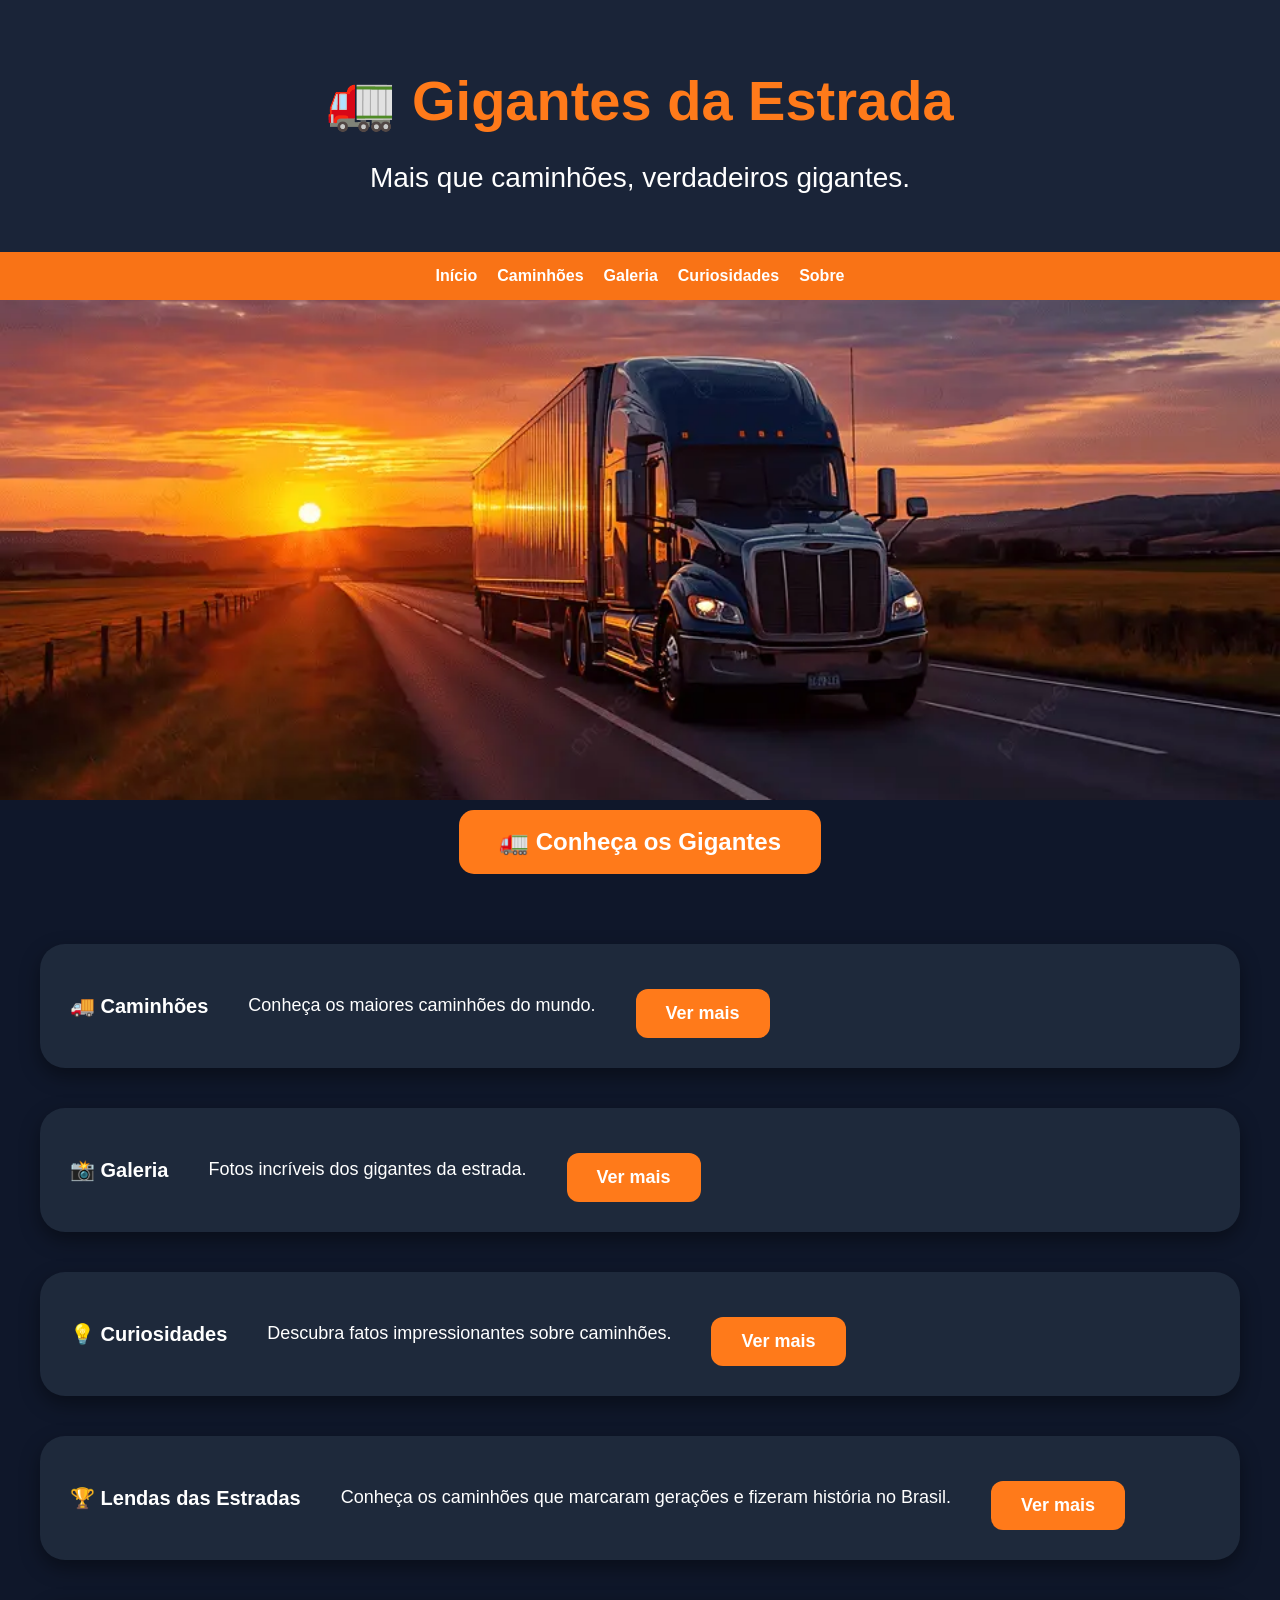
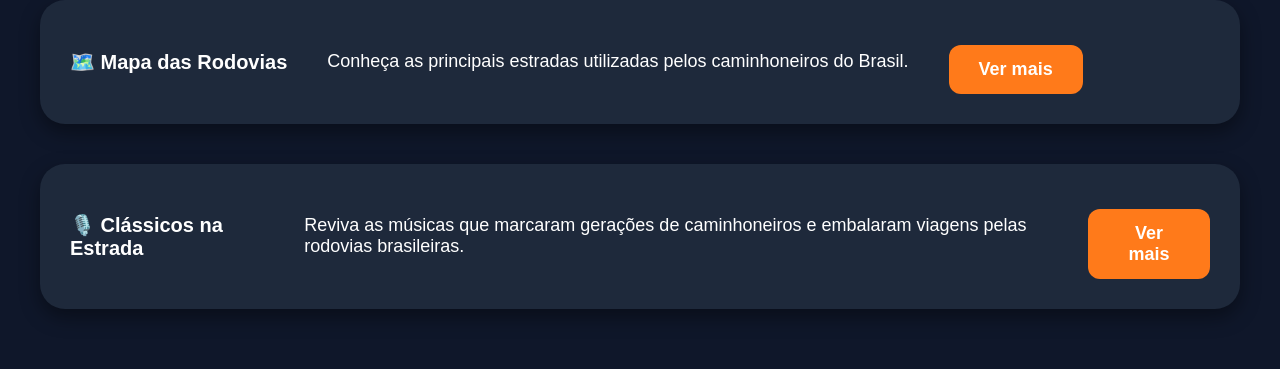
<file: index.html>
<!DOCTYPE html>
<html lang="pt-BR">

<head>
    <meta charset="UTF-8">
    <meta name="viewport" content="width=device-width, initial-scale=1.0">
    <title>Gigantes da Estrada</title>

    <link rel="stylesheet" href="style.css">
</head>

<body>

<header class="topo">

    <div class="logo">
        <h1>🚛 Gigantes da Estrada</h1>
        <p>Mais que caminhões, verdadeiros gigantes.</p>
    </div>

</header>
<nav>
    <a href="#">Início</a>
    <a href="#">Caminhões</a>
    <a href="galeria.html">Galeria</a>
    <a href="#">Curiosidades</a>
    <a href="#">Sobre</a>
</nav>

<section class="hero">
    <img src="imagens/capa.jpg" alt="Gigantes da Estrada">
</section>

<div class="hero-button">
    <a href="#caminhoes">
        <button>🚛 Conheça os Gigantes</button>
    </a>
</div>
<main>

       <div class="card" id="caminhoes">
    <h2>🚚 Caminhões</h2>
    <p>Conheça os maiores caminhões do mundo.</p>

    <button onclick="window.location.href='caminhoes.html'">
        Ver mais
    </button>
</div>

        <div class="card">
            <h2>📸 Galeria</h2>
            <p>Fotos incríveis dos gigantes da estrada.</p>
       <button onclick="window.location.href='galeria.html'">
    Ver mais
</button>
        </div>

        <div class="card">
            <h2>💡 Curiosidades</h2>
            <p>Descubra fatos impressionantes sobre caminhões.</p>
            <button onclick="window.location.href='curiosidades.html'">
    Ver mais
</button>
        </div>
<div class="card">

<h2>🏆 Lendas das Estradas</h2>

<p>
Conheça os caminhões que marcaram gerações
e fizeram história no Brasil.
</p>

<button onclick="window.location.href='lendas.html'">
Ver mais
</button>

</div>
<div class="card">

    <h2>🗺️ Mapa das Rodovias</h2>

    <p>
        Conheça as principais estradas utilizadas
        pelos caminhoneiros do Brasil.
    </p>

    <button onclick="window.location.href='mapa.html'">
        Ver mais
    </button>

</div>
<div class="card">

    <h2>🎙️ Clássicos na Estrada</h2>

    <p>
        Reviva as músicas que marcaram gerações de
        caminhoneiros e embalaram viagens pelas
        rodovias brasileiras.
    </p>

    <button onclick="window.location.href='classicos.html'">
        Ver mais
    </button>

</div>
    </main>

    <script src="script.js"></script>

</body>
</html>
</file>
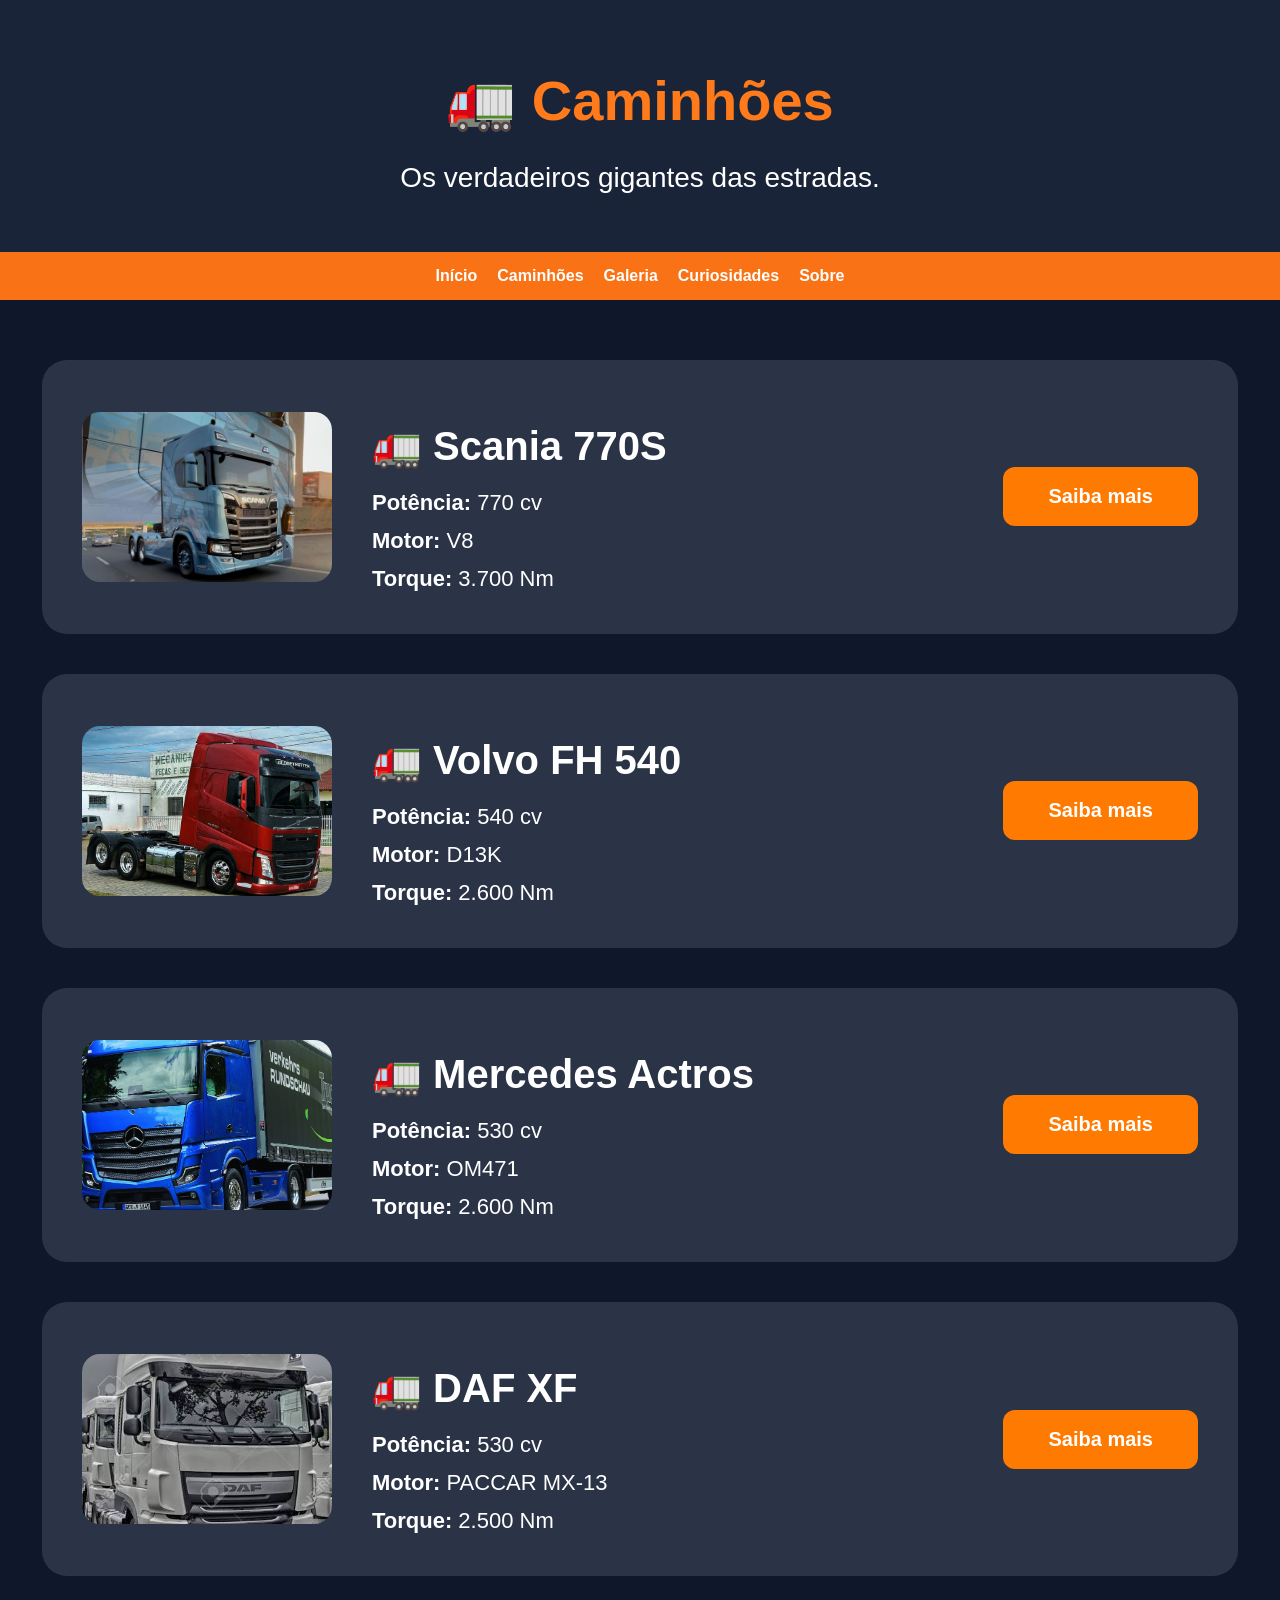
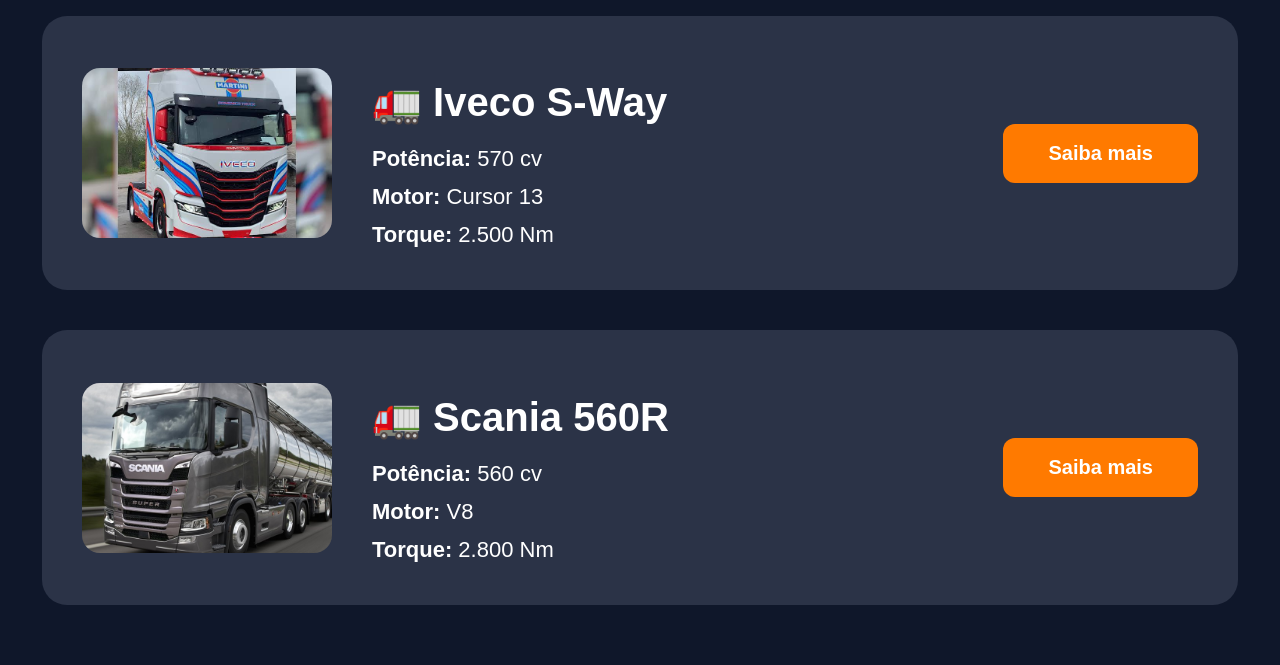
<file: caminhoes.html>
<!DOCTYPE html>
<html lang="pt-BR">
<head>
    <meta charset="UTF-8">
    <meta name="viewport" content="width=device-width, initial-scale=1.0">
    <title>Caminhões - Gigantes da Estrada</title>

    <link rel="stylesheet" href="style.css">
</head>
<body>

<header class="topo">
    <div class="logo">
        <h1>🚛 Caminhões</h1>
        <p>Os verdadeiros gigantes das estradas.</p>
    </div>
</header>

<nav>
    <a href="index.html">Início</a>
    <a href="caminhoes.html">Caminhões</a>
    <a href="galeria.html">Galeria</a>
    <a href="#">Curiosidades</a>
    <a href="#">Sobre</a>
</nav>

<main>
<div class="caminhao-card">

    <div class="caminhao-img">
        <img src="imagens/caminhoes/scania770s.jpg" alt="Scania 770S">
    </div>

    <div class="caminhao-info">
        <h2>🚛 Scania 770S</h2>

        <p><strong>Potência:</strong> 770 cv</p>
        <p><strong>Motor:</strong> V8</p>
        <p><strong>Torque:</strong> 3.700 Nm</p>
    </div>

    <a href="scania770.html" class="btn">Saiba mais</a>

</div>
<div class="caminhao-card">

    <div class="caminhao-img">
        <img src="imagens/caminhoes/volvo.jpg" alt="Volvo FH 540">
    </div>

    <div class="caminhao-info">
        <h2>🚛 Volvo FH 540</h2>

        <p><strong>Potência:</strong> 540 cv</p>
        <p><strong>Motor:</strong> D13K</p>
        <p><strong>Torque:</strong> 2.600 Nm</p>
    </div>

    <a href="volvo.html" class="btn">Saiba mais</a>

</div>
 <div class="caminhao-card">

    <div class="caminhao-img">
        <img src="imagens/caminhoes/mercedes actros.jpg" alt="Mercedes Actros">
    </div>

    <div class="caminhao-info">
        <h2>🚛 Mercedes Actros</h2>

        <p><strong>Potência:</strong> 530 cv</p>
        <p><strong>Motor:</strong> OM471</p>
        <p><strong>Torque:</strong> 2.600 Nm</p>
    </div>

    <a href="actros.html" class="btn">Saiba mais</a>

</div>
  <div class="caminhao-card">

    <div class="caminhao-img">
        <img src="imagens/caminhoes/daf xf.jpg" alt="DAF XF">
    </div>

    <div class="caminhao-info">
        <h2>🚛 DAF XF</h2>

        <p><strong>Potência:</strong> 530 cv</p>
        <p><strong>Motor:</strong> PACCAR MX-13</p>
        <p><strong>Torque:</strong> 2.500 Nm</p>
    </div>

    <a href="daf.html" class="btn">Saiba mais</a>

</div>
<div class="caminhao-card">

    <div class="caminhao-img">
      <img src="imagens/caminhoes/iveco s-way.jpg" alt="Iveco S-Way">
    </div>

    <div class="caminhao-info">
        <h2>🚛 Iveco S-Way</h2>

        <p><strong>Potência:</strong> 570 cv</p>
        <p><strong>Motor:</strong> Cursor 13</p>
        <p><strong>Torque:</strong> 2.500 Nm</p>
    </div>

    <a href="iveco.html" class="btn">Saiba mais</a>

</div>
<div class="caminhao-card">

    <div class="caminhao-img">
    <img src="imagens/caminhoes/scania 560r.jpeg" alt="Scania 560R">
    </div>

    <div class="caminhao-info">
        <h2>🚛 Scania 560R</h2>

        <p><strong>Potência:</strong> 560 cv</p>
        <p><strong>Motor:</strong> V8</p>
        <p><strong>Torque:</strong> 2.800 Nm</p>
    </div>

    <a href="scania560r.html" class="btn">Saiba mais</a>

</div>
</main>

</body>
</html>
</file>
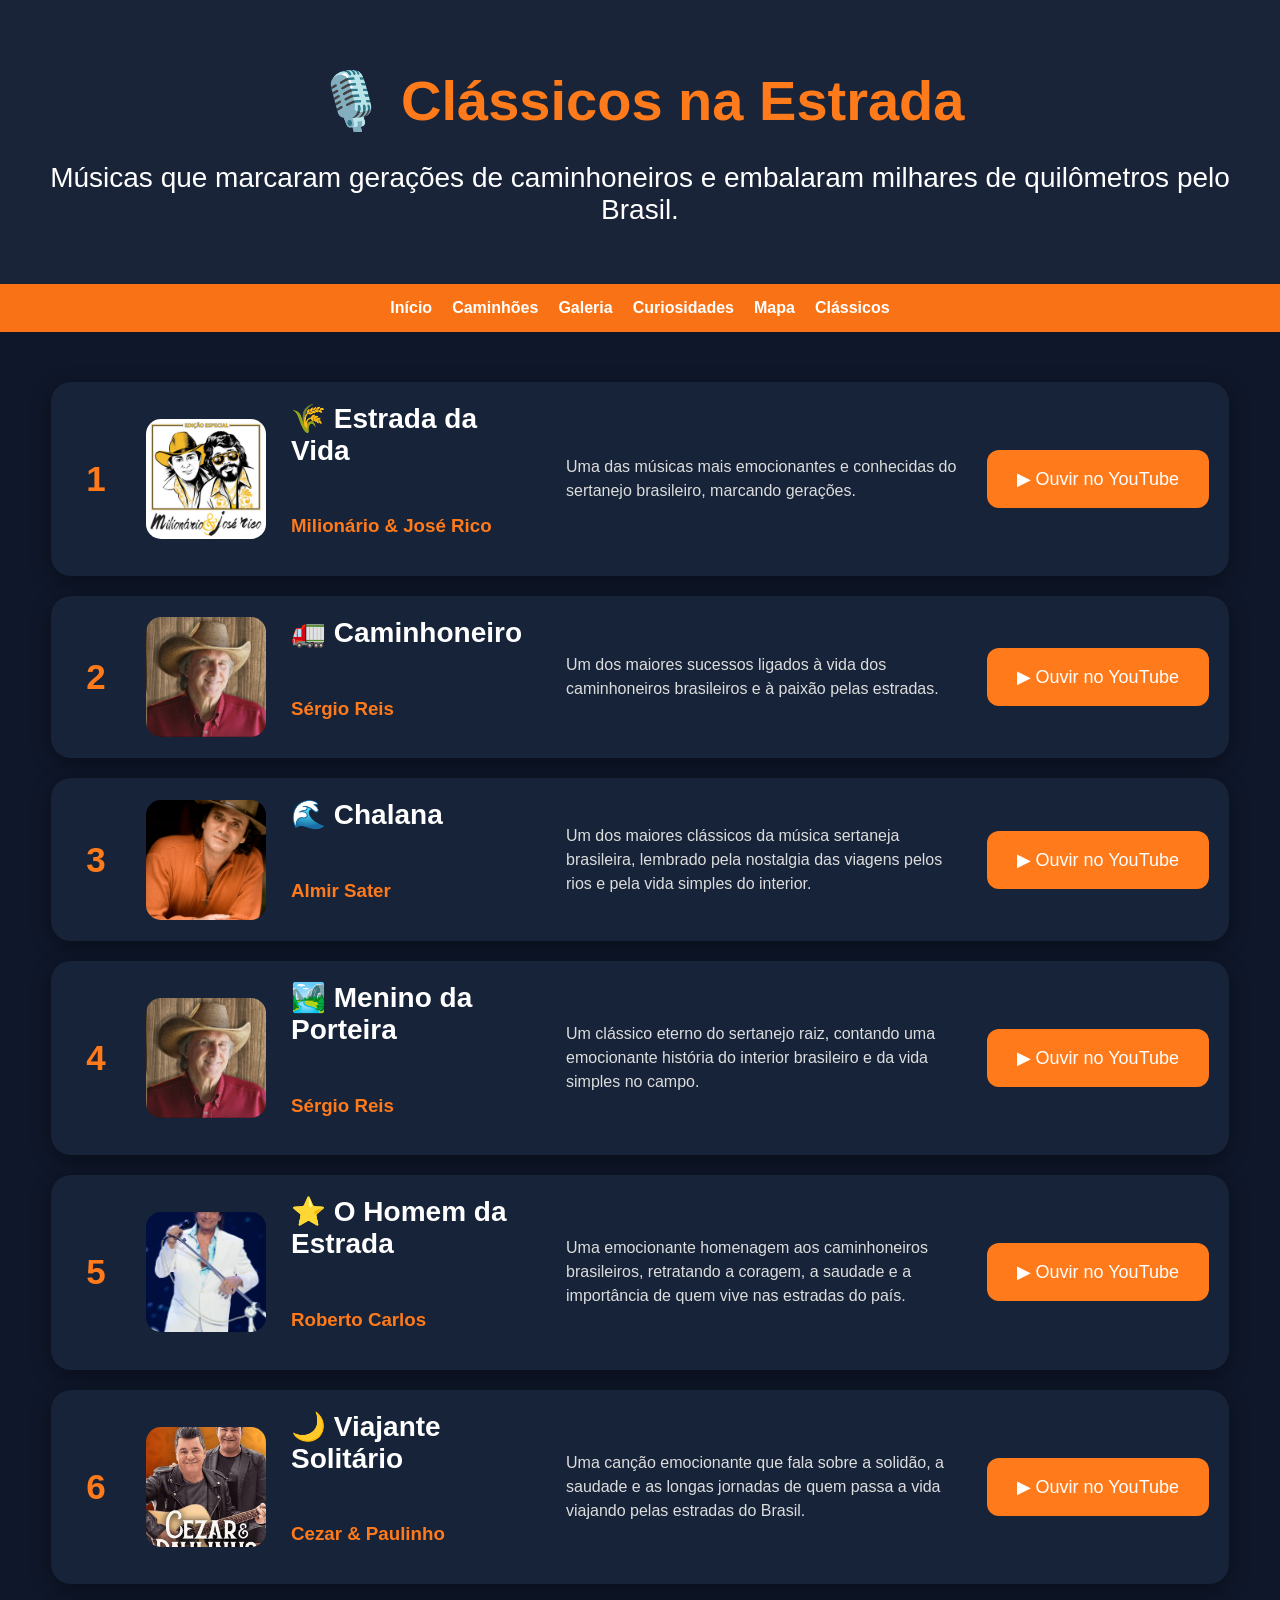
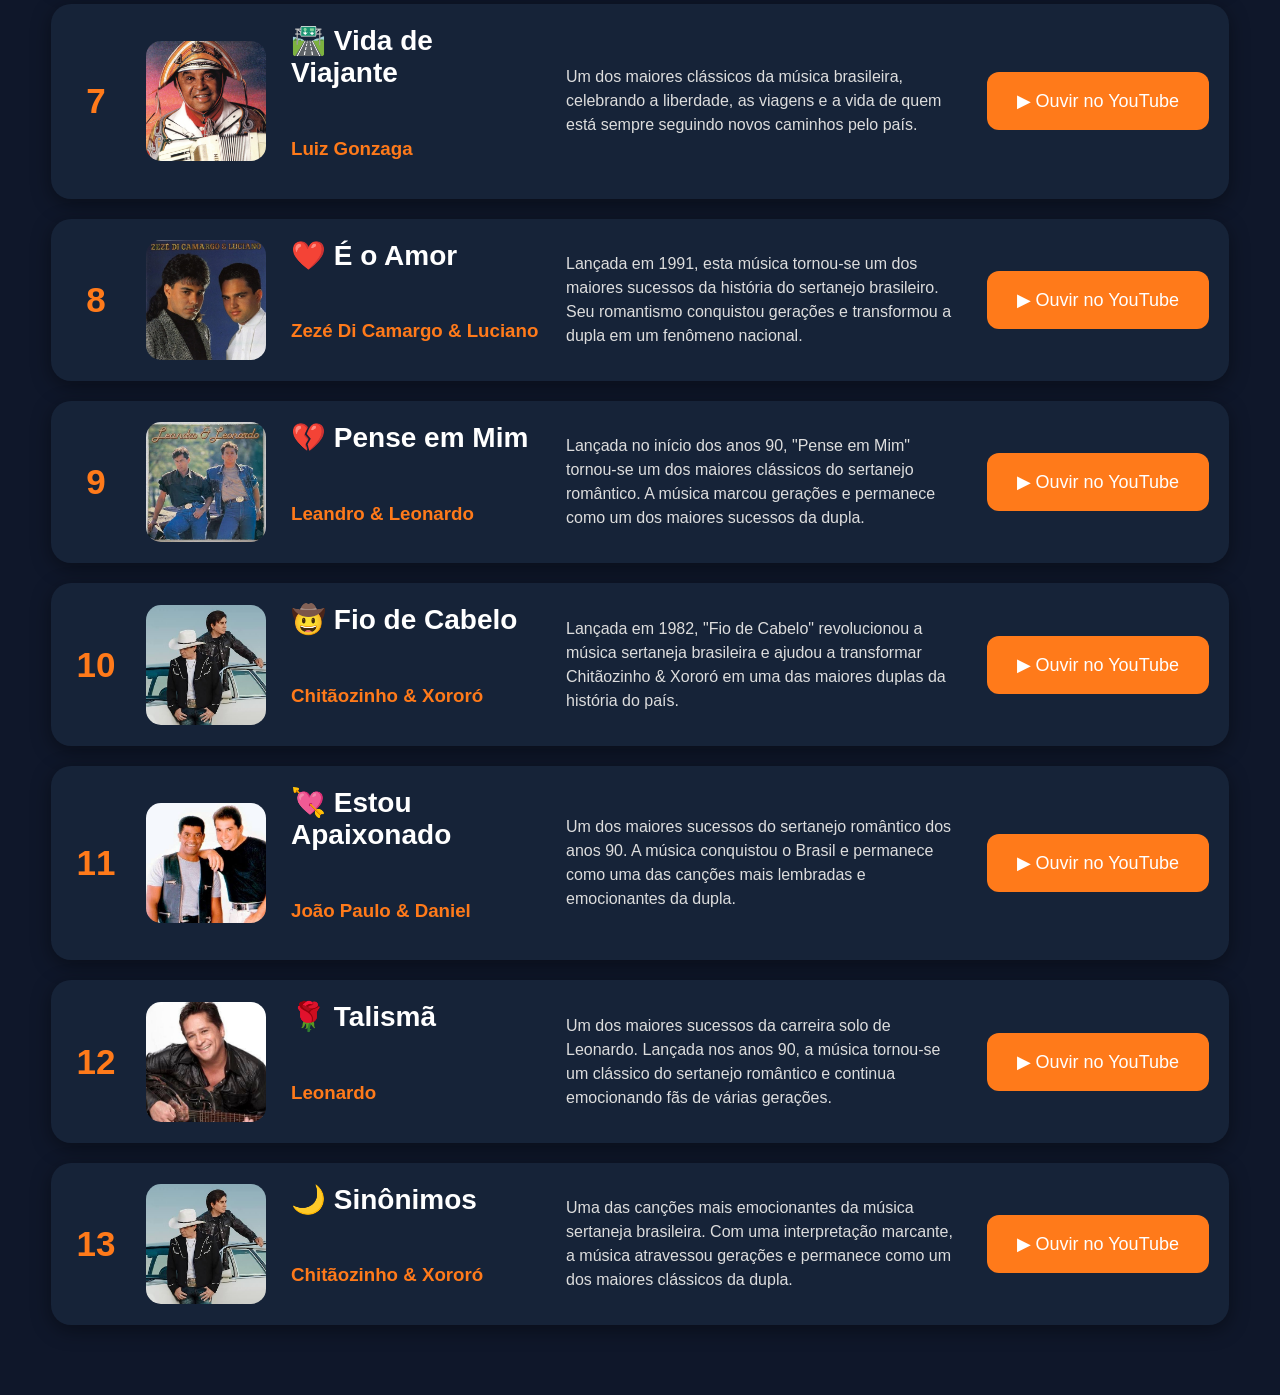
<file: classicos.html>
<!DOCTYPE html>
<html lang="pt-BR">

<head>
    <meta charset="UTF-8">
    <meta name="viewport" content="width=device-width, initial-scale=1.0">
    <title>Clássicos na Estrada</title>

    <link rel="stylesheet" href="style.css">
</head>

<body>

<header class="topo">

    <h1>🎙️ Clássicos na Estrada</h1>

    <p>
        Músicas que marcaram gerações de caminhoneiros
        e embalaram milhares de quilômetros pelo Brasil.
    </p>

</header>

<nav>
    <a href="index.html">Início</a>
    <a href="caminhoes.html">Caminhões</a>
    <a href="galeria.html">Galeria</a>
    <a href="curiosidades.html">Curiosidades</a>
    <a href="mapa.html">Mapa</a>
    <a href="classicos.html">Clássicos</a>
</nav>

<main>
<main class="playlist">

<div class="musica">

    <div class="numero">1</div>

    <img src="imagens/artistas/milionario.jpg">

    <div class="info">

        <h2>🌾 Estrada da Vida</h2>

        <h3>Milionário & José Rico</h3>

    </div>

    <div class="descricao">
        Uma das músicas mais emocionantes e conhecidas do
        sertanejo brasileiro, marcando gerações.
    </div>

    <a href="https://www.youtube.com/results?search_query=Estrada+da+Vida+Milionario+e+Jose+Rico"
       target="_blank">

        <button>▶ Ouvir no YouTube</button>

    </a>

</div>
<div class="musica">

    <div class="numero">2</div>

    <img src="imagens/artistas/sergioreis.jpg">

    <div class="info">

        <h2>🚛 Caminhoneiro</h2>

        <h3>Sérgio Reis</h3>

    </div>

    <div class="descricao">
        Um dos maiores sucessos ligados à vida dos
        caminhoneiros brasileiros e à paixão pelas estradas.
    </div>

    <a href="https://www.youtube.com/results?search_query=Caminhoneiro+Sergio+Reis"
       target="_blank">

        <button>▶ Ouvir no YouTube</button>

    </a>

</div>
    <div class="musica">

    <div class="numero">3</div>

    <img src="imagens/artistas/almir.jpg">

    <div class="info">

        <h2>🌊 Chalana</h2>

        <h3>Almir Sater</h3>

    </div>

    <div class="descricao">
        Um dos maiores clássicos da música sertaneja brasileira,
        lembrado pela nostalgia das viagens pelos rios e pela
        vida simples do interior.
    </div>

    <a href="https://www.youtube.com/results?search_query=Chalana+Almir+Sater"
       target="_blank">

        <button>▶ Ouvir no YouTube</button>

    </a>

</div>

 <div class="musica">

    <div class="numero">4</div>

    <img src="imagens/artistas/sergioreis.jpg">

    <div class="info">

        <h2>🏞️ Menino da Porteira</h2>

        <h3>Sérgio Reis</h3>

    </div>

    <div class="descricao">
        Um clássico eterno do sertanejo raiz, contando
        uma emocionante história do interior brasileiro
        e da vida simples no campo.
    </div>

    <a href="https://www.youtube.com/results?search_query=Menino+da+Porteira+Sergio+Reis"
       target="_blank">

        <button>▶ Ouvir no YouTube</button>

    </a>

</div>
<div class="musica">

    <div class="numero">5</div>

    <img src="imagens/artistas/roberto.jpg">

    <div class="info">

        <h2>⭐ O Homem da Estrada</h2>

        <h3>Roberto Carlos</h3>

    </div>

    <div class="descricao">
        Uma emocionante homenagem aos caminhoneiros
        brasileiros, retratando a coragem, a saudade
        e a importância de quem vive nas estradas do país.
    </div>

    <a href="https://www.youtube.com/results?search_query=O+Homem+da+Estrada+Roberto+Carlos"
       target="_blank">

        <button>▶ Ouvir no YouTube</button>

    </a>

</div>
<div class="musica">

    <div class="numero">6</div>

    <img src="imagens/artistas/cezarpaulinho.jpg">

    <div class="info">

        <h2>🌙 Viajante Solitário</h2>

        <h3>Cezar & Paulinho</h3>

    </div>

    <div class="descricao">
        Uma canção emocionante que fala sobre a solidão,
        a saudade e as longas jornadas de quem passa a vida
        viajando pelas estradas do Brasil.
    </div>

    <a href="https://www.youtube.com/results?search_query=Viajante+Solitario+Cezar+e+Paulinho"
       target="_blank">

        <button>▶ Ouvir no YouTube</button>

    </a>

</div>
<div class="musica">

    <div class="numero">7</div>

    <img src="imagens/artistas/gonzaga.jpg">

    <div class="info">

        <h2>🛣️ Vida de Viajante</h2>

        <h3>Luiz Gonzaga</h3>

    </div>

    <div class="descricao">
        Um dos maiores clássicos da música brasileira,
        celebrando a liberdade, as viagens e a vida de
        quem está sempre seguindo novos caminhos pelo país.
    </div>

    <a href="https://www.youtube.com/results?search_query=Vida+de+Viajante+Luiz+Gonzaga"
       target="_blank">

        <button>▶ Ouvir no YouTube</button>

    </a>

</div>
   <div class="musica">

    <div class="numero">8</div>

    <img src="imagens/artistas/zeze.jpg">

    <div class="info">

        <h2>❤️ É o Amor</h2>

        <h3>Zezé Di Camargo & Luciano</h3>

    </div>

    <div class="descricao">
        Lançada em 1991, esta música tornou-se um dos
        maiores sucessos da história do sertanejo brasileiro.
        Seu romantismo conquistou gerações e transformou a
        dupla em um fenômeno nacional.
    </div>

    <a href="https://www.youtube.com/results?search_query=É+o+Amor+Zezé+Di+Camargo+e+Luciano"
       target="_blank">

        <button>▶ Ouvir no YouTube</button>

    </a>

</div>
<div class="musica">

    <div class="numero">9</div>

    <img src="imagens/artistas/leandro.jpg">

    <div class="info">

        <h2>💔 Pense em Mim</h2>

        <h3>Leandro & Leonardo</h3>

    </div>

    <div class="descricao">
        Lançada no início dos anos 90, "Pense em Mim"
        tornou-se um dos maiores clássicos do sertanejo
        romântico. A música marcou gerações e permanece
        como um dos maiores sucessos da dupla.
    </div>

    <a href="https://www.youtube.com/results?search_query=Pense+em+Mim+Leandro+e+Leonardo"
       target="_blank">

        <button>▶ Ouvir no YouTube</button>

    </a>

</div>
<div class="musica">

    <div class="numero">10</div>

    <img src="imagens/artistas/chitao.jpg">

    <div class="info">

        <h2>🤠 Fio de Cabelo</h2>

        <h3>Chitãozinho & Xororó</h3>

    </div>

    <div class="descricao">
        Lançada em 1982, "Fio de Cabelo" revolucionou a
        música sertaneja brasileira e ajudou a transformar
        Chitãozinho & Xororó em uma das maiores duplas da
        história do país.
    </div>

    <a href="https://www.youtube.com/results?search_query=Fio+de+Cabelo+Chitãozinho+e+Xororó"
       target="_blank">

        <button>▶ Ouvir no YouTube</button>

    </a>

</div>

<div class="musica">

    <div class="numero">11</div>

    <img src="imagens/artistas/joaopaulo.jpg">

    <div class="info">

        <h2>💘 Estou Apaixonado</h2>

        <h3>João Paulo & Daniel</h3>

    </div>

    <div class="descricao">
        Um dos maiores sucessos do sertanejo romântico dos
        anos 90. A música conquistou o Brasil e permanece
        como uma das canções mais lembradas e emocionantes
        da dupla.
    </div>

    <a href="https://www.youtube.com/results?search_query=Estou+Apaixonado+João+Paulo+e+Daniel"
       target="_blank">

        <button>▶ Ouvir no YouTube</button>

    </a>

</div>
<div class="musica">

    <div class="numero">12</div>

    <img src="imagens/artistas/leonardo.jpg">

    <div class="info">

        <h2>🌹 Talismã</h2>

        <h3>Leonardo</h3>

    </div>

    <div class="descricao">
        Um dos maiores sucessos da carreira solo de Leonardo.
        Lançada nos anos 90, a música tornou-se um clássico
        do sertanejo romântico e continua emocionando fãs
        de várias gerações.
    </div>

    <a href="https://www.youtube.com/results?search_query=Talismã+Leonardo"
       target="_blank">

        <button>▶ Ouvir no YouTube</button>

    </a>

</div>
<div class="musica">

    <div class="numero">13</div>

    <img src="imagens/artistas/chitao.jpg">

    <div class="info">

        <h2>🌙 Sinônimos</h2>

        <h3>Chitãozinho & Xororó</h3>

    </div>

    <div class="descricao">
        Uma das canções mais emocionantes da música sertaneja
        brasileira. Com uma interpretação marcante, a música
        atravessou gerações e permanece como um dos maiores
        clássicos da dupla.
    </div>

    <a href="https://www.youtube.com/results?search_query=Sinônimos+Chitãozinho+e+Xororó"
       target="_blank">

        <button>▶ Ouvir no YouTube</button>

    </a>

</div>
</body>
</html>
</file>
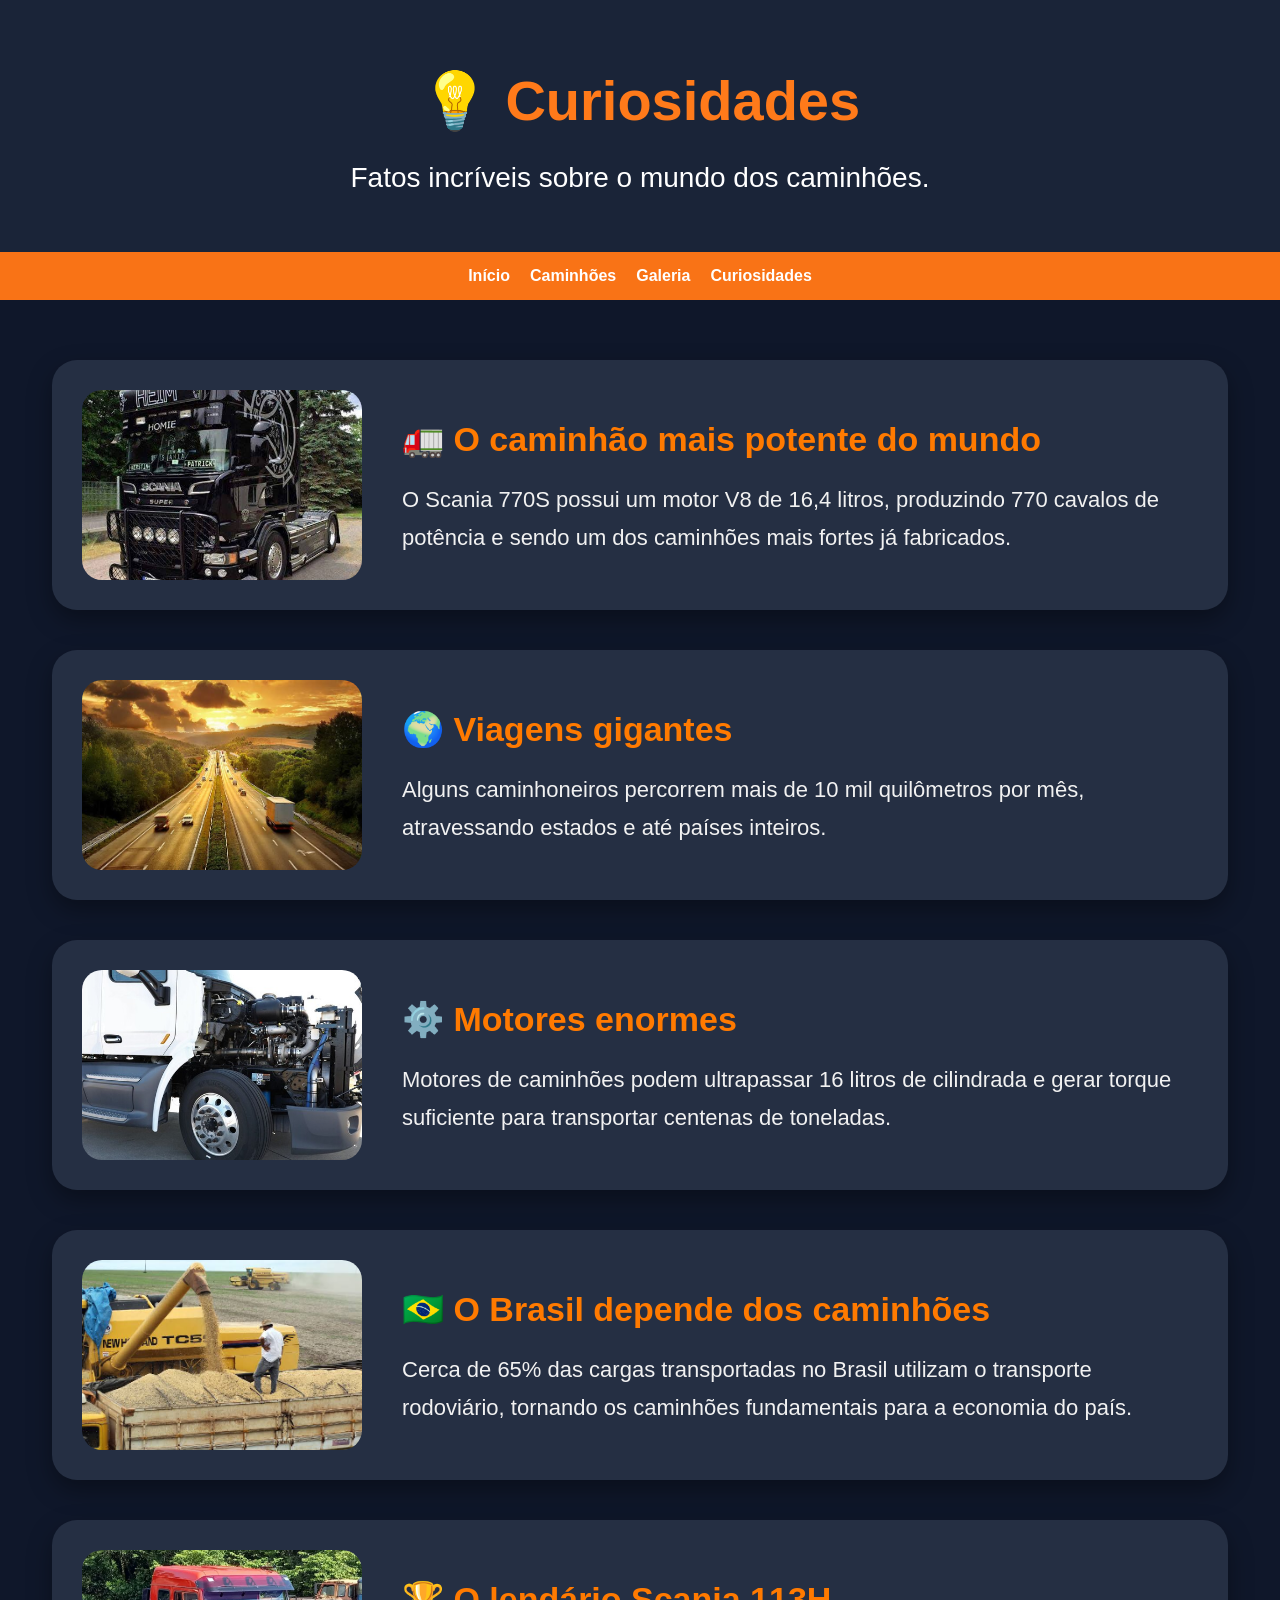
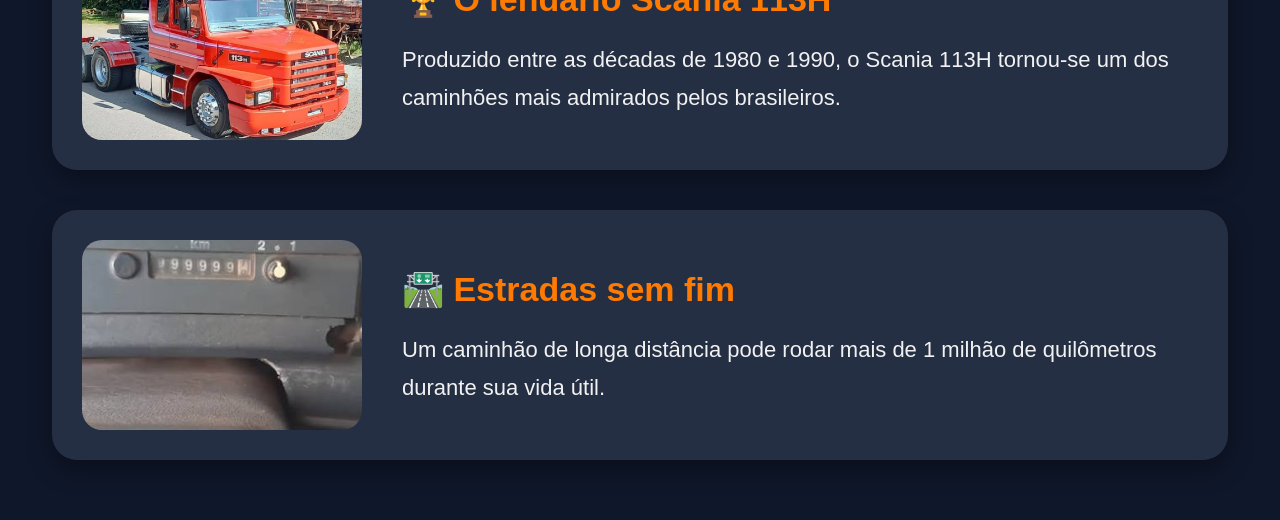
<file: curiosidades.html>
<!DOCTYPE html>
<html lang="pt-BR">

<head>
    <meta charset="UTF-8">
    <meta name="viewport" content="width=device-width, initial-scale=1.0">
    <title>Curiosidades - Gigantes da Estrada</title>

    <link rel="stylesheet" href="style.css">
</head>

<body>

<header class="topo">

    <div class="logo">
        <h1>💡 Curiosidades</h1>
        <p>Fatos incríveis sobre o mundo dos caminhões.</p>
    </div>

</header>

<nav>
    <a href="index.html">Início</a>
    <a href="caminhoes.html">Caminhões</a>
    <a href="galeria.html">Galeria</a>
    <a href="curiosidades.html">Curiosidades</a>
</nav>

<main>

<div class="curiosidade">

    <img src="imagens/curiosidades/scania-v8.jpg" alt="Scania V8">

    <div class="texto">
        <h2>🚛 O caminhão mais potente do mundo</h2>

        <p>
            O Scania 770S possui um motor V8 de 16,4 litros,
            produzindo 770 cavalos de potência e sendo um dos
            caminhões mais fortes já fabricados.
        </p>
    </div>

</div>
<div class="curiosidade">

    <img src="imagens/curiosidades/estrada.jpg">

    <div class="texto">
        <h2>🌍 Viagens gigantes</h2>

        <p>
            Alguns caminhoneiros percorrem mais de
            10 mil quilômetros por mês, atravessando
            estados e até países inteiros.
        </p>
    </div>

</div>
 <div class="curiosidade">

    <img src="imagens/curiosidades/motor.jpg">

    <div class="texto">
        <h2>⚙️ Motores enormes</h2>

        <p>
            Motores de caminhões podem ultrapassar
            16 litros de cilindrada e gerar torque
            suficiente para transportar centenas
            de toneladas.
        </p>
    </div>

</div>

<div class="curiosidade">

    <img src="imagens/curiosidades/brasil.jpg">

    <div class="texto">
        <h2>🇧🇷 O Brasil depende dos caminhões</h2>

        <p>
            Cerca de 65% das cargas transportadas
            no Brasil utilizam o transporte rodoviário,
            tornando os caminhões fundamentais para
            a economia do país.
        </p>
    </div>

</div>
  <div class="curiosidade">

    <img src="imagens/curiosidades/scania113.jpg">

    <div class="texto">
        <h2>🏆 O lendário Scania 113H</h2>

        <p>
            Produzido entre as décadas de 1980 e 1990,
            o Scania 113H tornou-se um dos caminhões
            mais admirados pelos brasileiros.
        </p>
    </div>

</div>

<div class="curiosidade">

    <img src="imagens/curiosidades/milhao-km.jpg">

    <div class="texto">
        <h2>🛣️ Estradas sem fim</h2>

        <p>
            Um caminhão de longa distância pode
            rodar mais de 1 milhão de quilômetros
            durante sua vida útil.
        </p>
    </div>

</div>
</main>

</body>
</html>
</file>
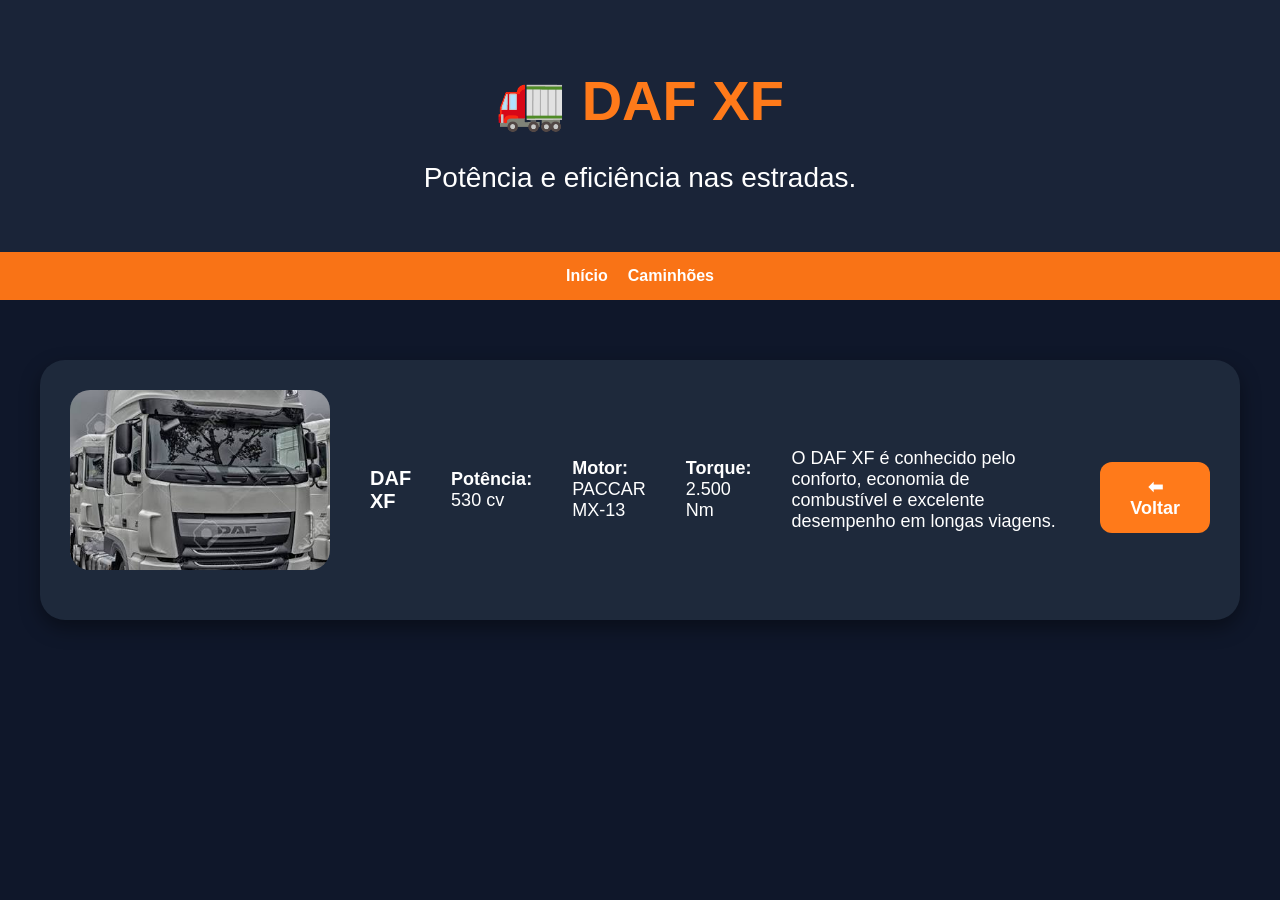
<file: daf.html>
<!DOCTYPE html>
<html lang="pt-BR">

<head>
    <meta charset="UTF-8">
    <meta name="viewport" content="width=device-width, initial-scale=1.0">
    <title>DAF XF</title>

    <link rel="stylesheet" href="style.css">
</head>

<body>

<header class="topo">

    <div class="logo">
        <h1>🚛 DAF XF</h1>
        <p>Potência e eficiência nas estradas.</p>
    </div>

</header>

<nav>
    <a href="index.html">Início</a>
    <a href="caminhoes.html">Caminhões</a>
</nav>

<main>

<div class="card">

    <img src="imagens/caminhoes/daf xf.jpg"
         class="truck-img">

    <h2>DAF XF</h2>

    <p><strong>Potência:</strong> 530 cv</p>

    <p><strong>Motor:</strong> PACCAR MX-13</p>

    <p><strong>Torque:</strong> 2.500 Nm</p>

    <p>
        O DAF XF é conhecido pelo conforto,
        economia de combustível e excelente
        desempenho em longas viagens.
    </p>

    <a href="caminhoes.html">
        <button>⬅ Voltar</button>
    </a>

</div>

</main>

</body>
</html>
</file>
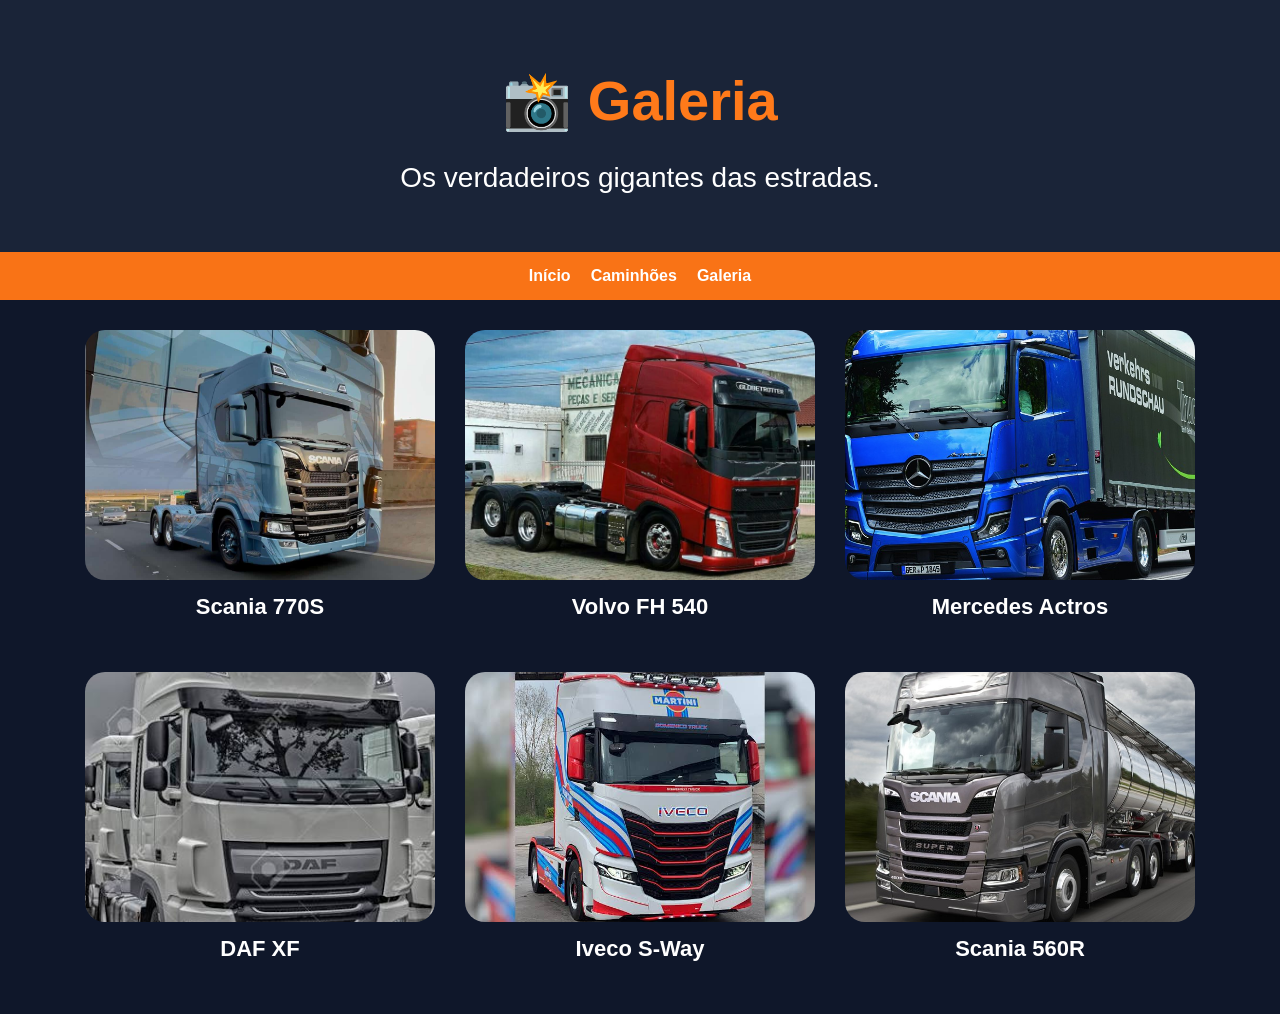
<file: galeria.html>
<!DOCTYPE html>
<html lang="pt-BR">

<head>

    <meta charset="UTF-8">
    <meta name="viewport" content="width=device-width, initial-scale=1.0">

    <title>Galeria - Gigantes da Estrada</title>

    <link rel="stylesheet" href="style.css">

</head>

<body>

<header class="topo">

    <div class="logo">

        <h1>📸 Galeria</h1>

        <p>Os verdadeiros gigantes das estradas.</p>

    </div>

</header>


<nav>

    <a href="index.html">Início</a>
    <a href="caminhoes.html">Caminhões</a>
    <a href="galeria.html">Galeria</a>

</nav>


<section class="galeria">

   <div class="foto">
    <a href="scania770s.html">
        <img src="imagens/caminhoes/scania770s.jpg" alt="Scania 770S">
    </a>
    <h3>Scania 770S</h3>
</div>

    <div class="foto">
        <a href="volvo.html">
            <img src="imagens/caminhoes/volvo.jpg">
        </a>
        <h3>Volvo FH 540</h3>
    </div>

    <div class="foto">
        <a href="mercedes.html">
            <img src="imagens/caminhoes/mercedes actros.jpg">
        </a>
        <h3>Mercedes Actros</h3>
    </div>

    <div class="foto">
        <a href="daf.html">
            <img src="imagens/caminhoes/daf xf.jpg">
        </a>
        <h3>DAF XF</h3>
    </div>

    <div class="foto">
        <a href="iveco.html">
            <img src="imagens/caminhoes/iveco s-way.jpg">
        </a>
        <h3>Iveco S-Way</h3>
    </div>

    <div class="foto">
        <a href="scania560r.html">
            <img src="imagens/caminhoes/scania 560r.jpeg">
        </a>
        <h3>Scania 560R</h3>
    </div>

</section>
</body>

</html>
</file>
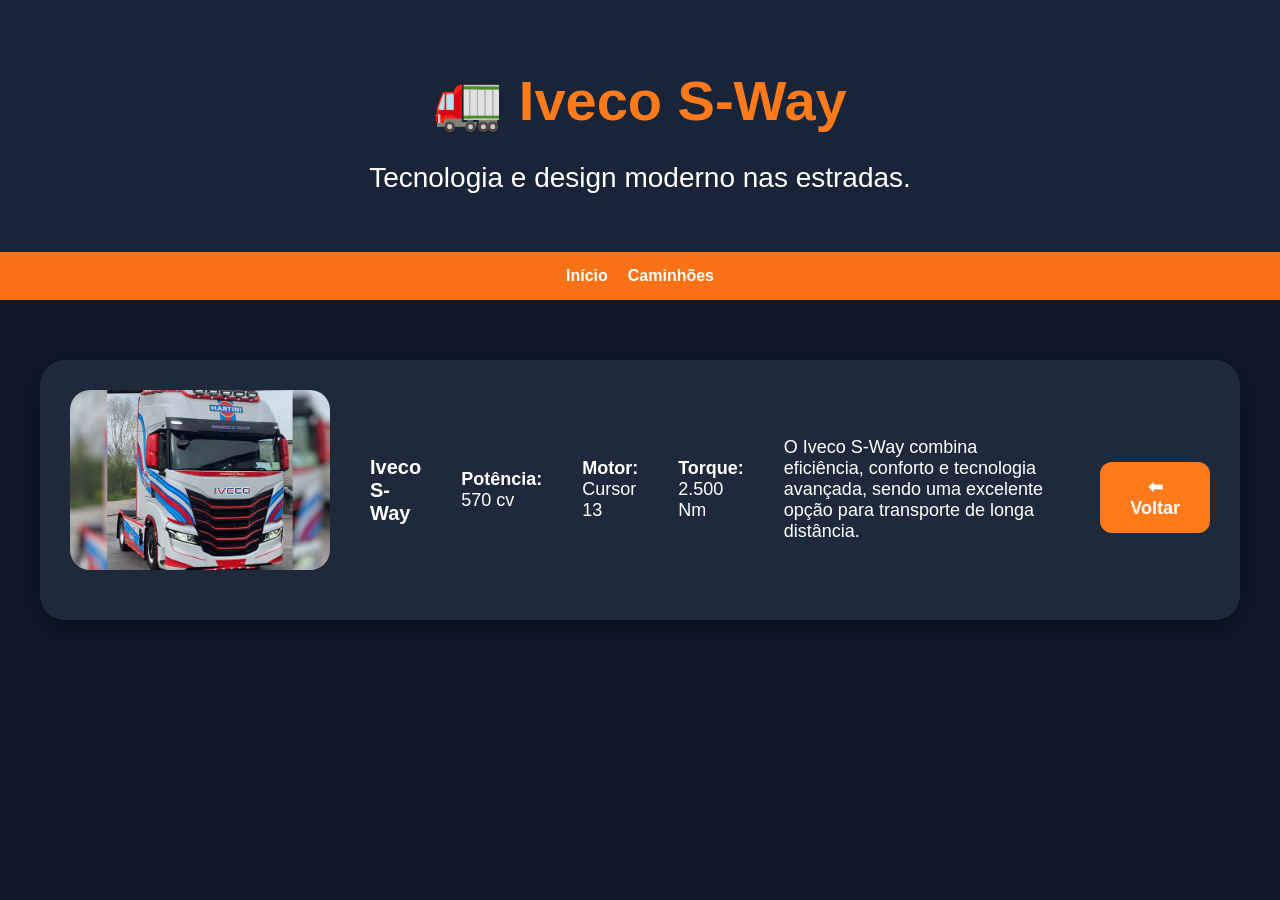
<file: iveco.html>
<!DOCTYPE html>
<html lang="pt-BR">

<head>
    <meta charset="UTF-8">
    <meta name="viewport" content="width=device-width, initial-scale=1.0">
    <title>Iveco S-Way</title>

    <link rel="stylesheet" href="style.css">
</head>

<body>

<header class="topo">

    <div class="logo">
        <h1>🚛 Iveco S-Way</h1>
        <p>Tecnologia e design moderno nas estradas.</p>
    </div>

</header>

<nav>
    <a href="index.html">Início</a>
    <a href="caminhoes.html">Caminhões</a>
</nav>

<main>

<div class="card">

    <img src="imagens/caminhoes/iveco s-way.jpg"
         class="truck-img">

    <h2>Iveco S-Way</h2>

    <p><strong>Potência:</strong> 570 cv</p>

    <p><strong>Motor:</strong> Cursor 13</p>

    <p><strong>Torque:</strong> 2.500 Nm</p>

    <p>
        O Iveco S-Way combina eficiência,
        conforto e tecnologia avançada,
        sendo uma excelente opção para
        transporte de longa distância.
    </p>

    <a href="caminhoes.html">
        <button>⬅ Voltar</button>
    </a>

</div>

</main>

</body>
</html>
</file>
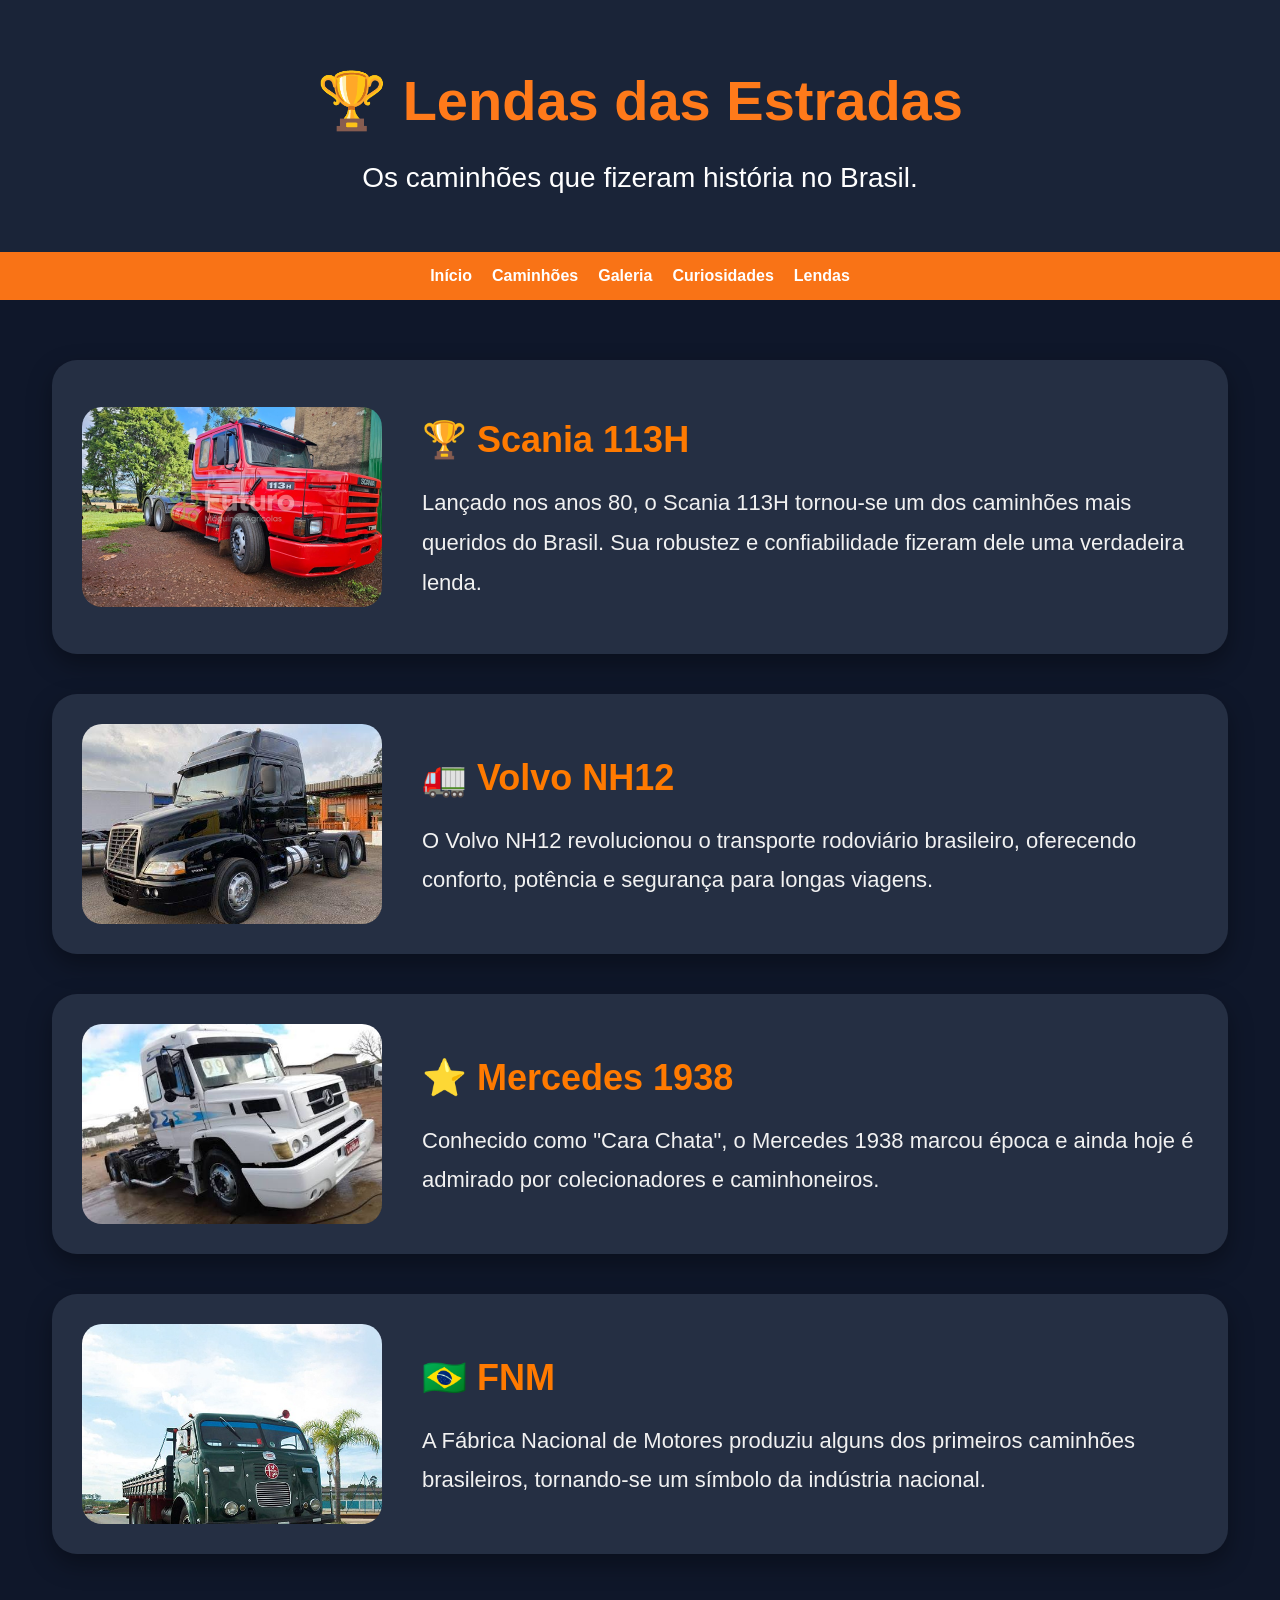
<file: lendas.html>
<!DOCTYPE html>
<html lang="pt-BR">

<head>
<meta charset="UTF-8">
<meta name="viewport" content="width=device-width, initial-scale=1.0">

<title>Lendas das Estradas</title>

<link rel="stylesheet" href="style.css">

</head>

<body>

<header class="topo">

<h1>🏆 Lendas das Estradas</h1>

<p>Os caminhões que fizeram história no Brasil.</p>

</header>

<nav>
<a href="index.html">Início</a>
<a href="caminhoes.html">Caminhões</a>
<a href="galeria.html">Galeria</a>
<a href="curiosidades.html">Curiosidades</a>
<a href="lendas.html">Lendas</a>
</nav>

<main>

<div class="lenda">

    <img src="imagens/lendas/scania113.jpg" alt="Scania 113H">

    <div class="lenda-texto">
        <h2>🏆 Scania 113H</h2>

        <p>
            Lançado nos anos 80, o Scania 113H tornou-se um dos
            caminhões mais queridos do Brasil. Sua robustez e
            confiabilidade fizeram dele uma verdadeira lenda.
        </p>
    </div>

</div>

<div class="lenda">

    <img src="imagens/lendas/volvo_nh12.jpg" alt="Volvo NH12">

    <div class="lenda-texto">
        <h2>🚛 Volvo NH12</h2>

        <p>
            O Volvo NH12 revolucionou o transporte rodoviário
            brasileiro, oferecendo conforto, potência e
            segurança para longas viagens.
        </p>
    </div>

</div>

<div class="lenda">

    <img src="imagens/lendas/mercedes_1938.jpg" alt="Mercedes 1938">

    <div class="lenda-texto">
        <h2>⭐ Mercedes 1938</h2>

        <p>
            Conhecido como "Cara Chata", o Mercedes 1938 marcou
            época e ainda hoje é admirado por colecionadores e
            caminhoneiros.
        </p>
    </div>

</div>

<div class="lenda">

    <img src="imagens/lendas/fnm.jpg" alt="FNM">

    <div class="lenda-texto">
        <h2>🇧🇷 FNM</h2>

        <p>
            A Fábrica Nacional de Motores produziu alguns dos
            primeiros caminhões brasileiros, tornando-se um
            símbolo da indústria nacional.
        </p>
    </div>

</div>

</main>
</body>
</html>
</file>
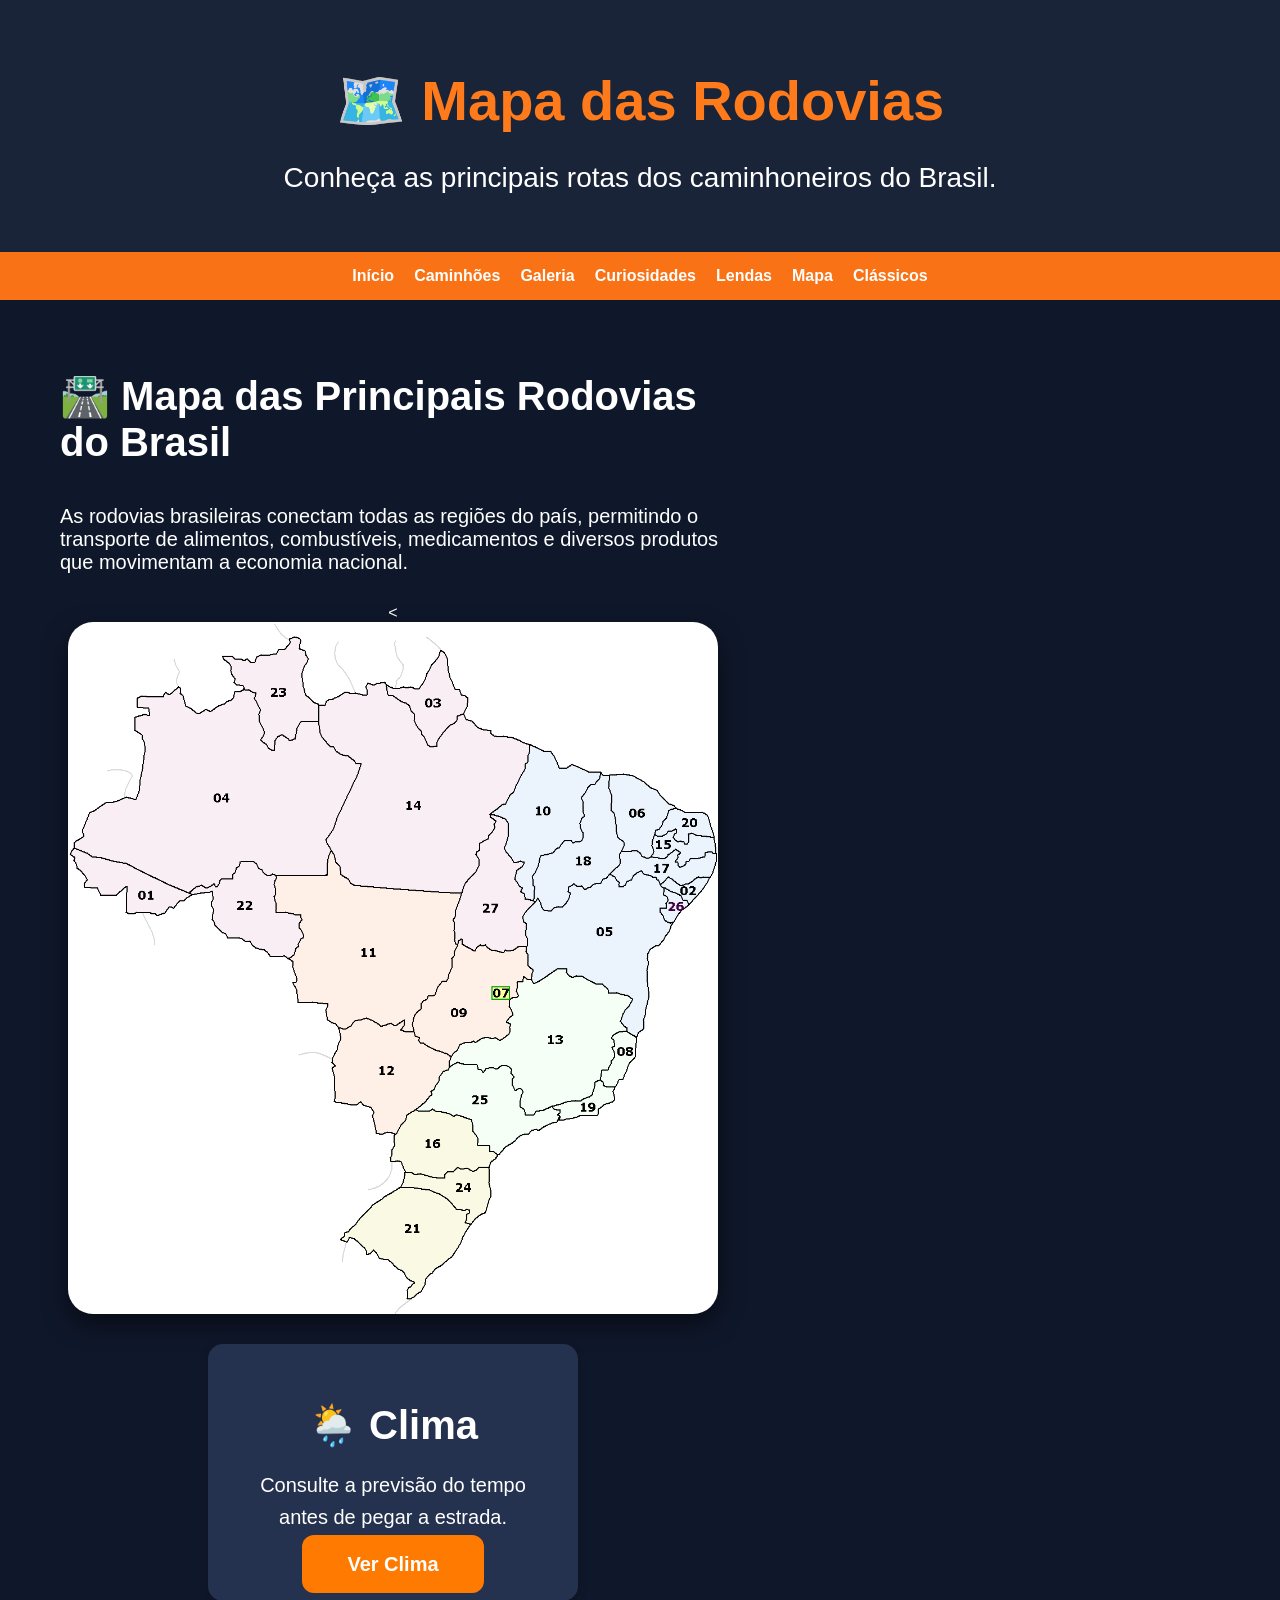
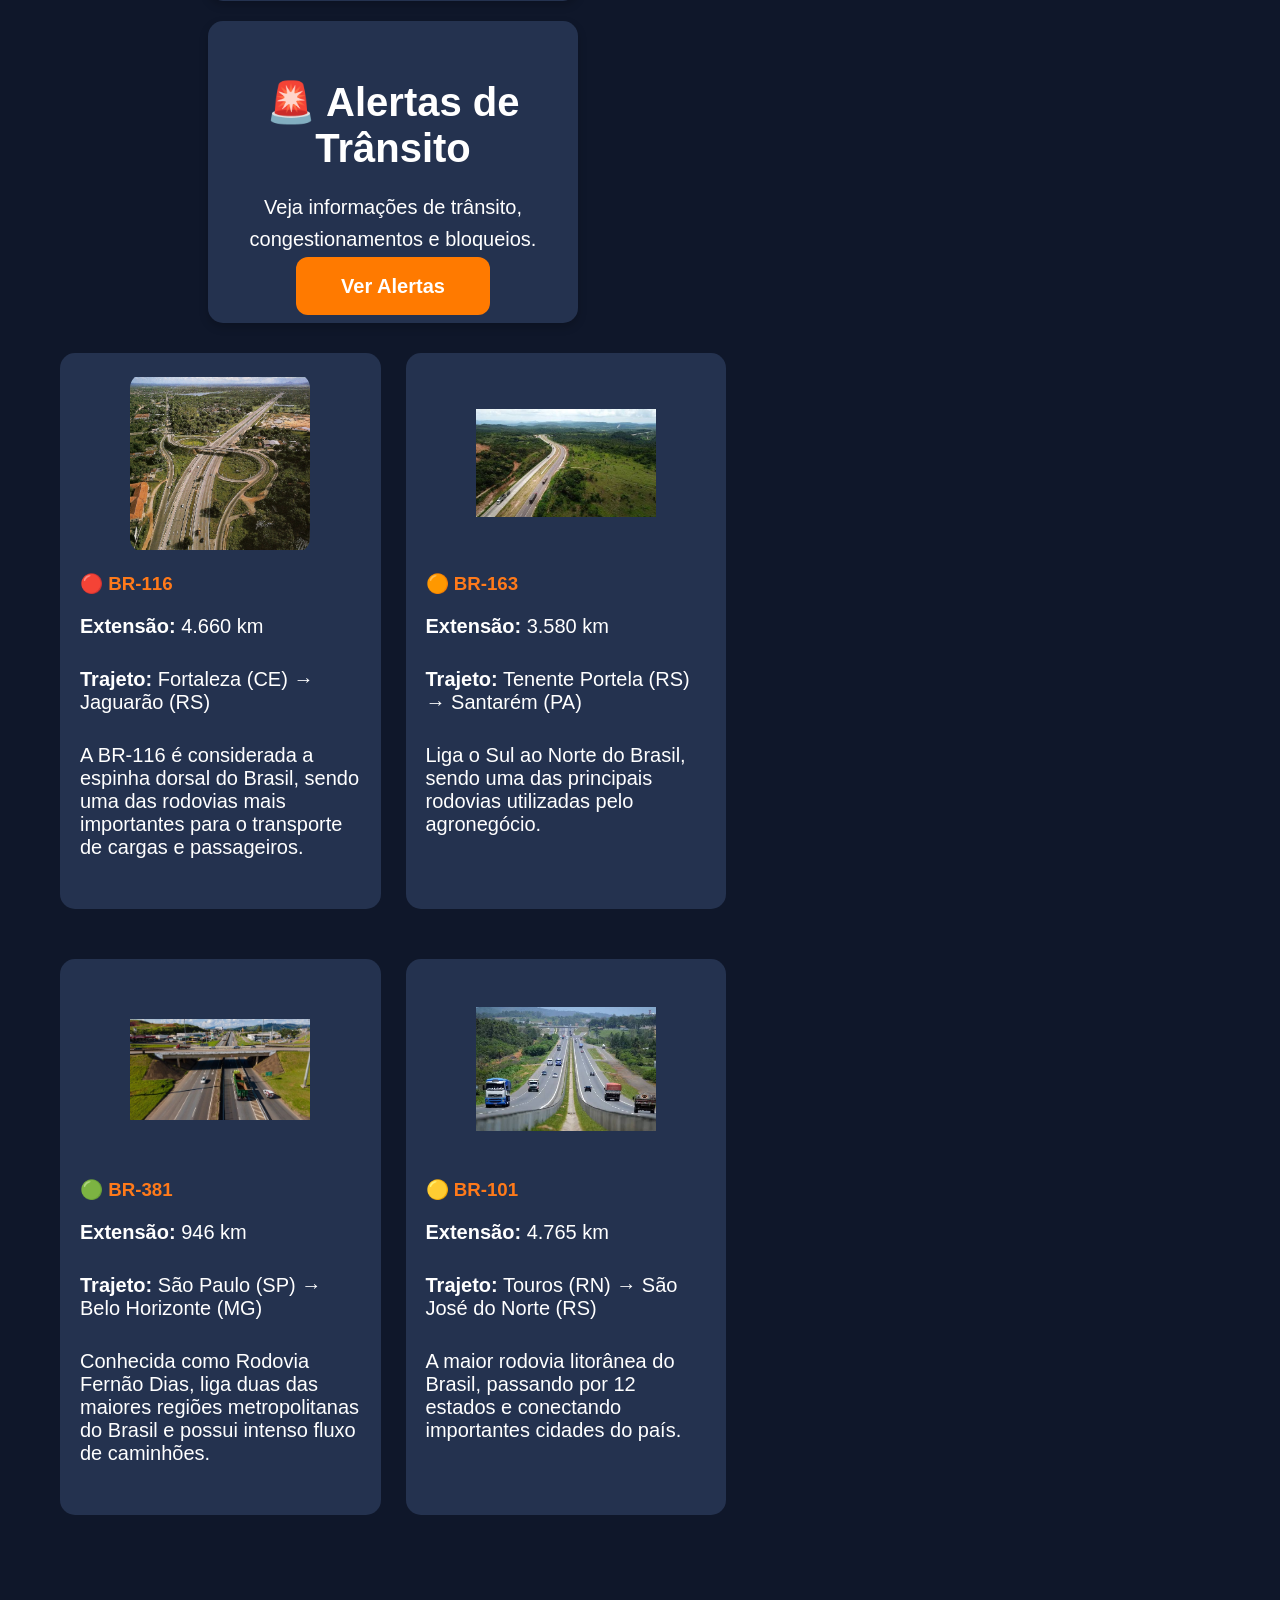
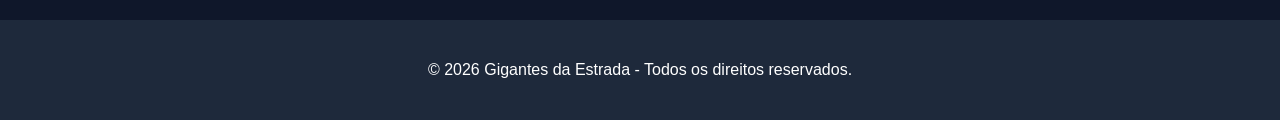
<file: mapa.html>
<!DOCTYPE html>
<html lang="pt-BR">

<head>
    <meta charset="UTF-8">
    <meta name="viewport" content="width=device-width, initial-scale=1.0">
    <title>Mapa das Rodovias</title>
    <link rel="stylesheet" href="style.css">
</head>

<body>

<header class="topo">
    <h1>🗺️ Mapa das Rodovias</h1>
    <p>Conheça as principais rotas dos caminhoneiros do Brasil.</p>
</header>

<nav>
    <a href="index.html">Início</a>
    <a href="caminhoes.html">Caminhões</a>
    <a href="galeria.html">Galeria</a>
    <a href="curiosidades.html">Curiosidades</a>
    <a href="lendas.html">Lendas</a>
    <a href="mapa.html">Mapa</a>
    <a href="classicos.html">Clássicos</a>
</nav>

<main class="pagina-mapa">

    <div class="mapa-esquerda">

        <h2>🛣️ Mapa das Principais Rodovias do Brasil</h2>

        <p>
            As rodovias brasileiras conectam todas as regiões do país,
            permitindo o transporte de alimentos, combustíveis, medicamentos
            e diversos produtos que movimentam a economia nacional.
        </p>

        <<div class="mapa-topo">

    <img src="imagens/mapa/brasil.png" class="mapa-brasil" alt="Mapa do Brasil">

   <div class="info-cards">

    <div class="info-card">
        <h2>🌦️ Clima</h2>
        <p>Consulte a previsão do tempo antes de pegar a estrada.</p>

        <a href="https://www.google.com/search?q=clima+brasil"
           target="_blank"
           class="btn">
            Ver Clima
        </a>
    </div>

    <div class="info-card">
        <h2>🚨 Alertas de Trânsito</h2>
        <p>Veja informações de trânsito, congestionamentos e bloqueios.</p>

        <a href="https://www.google.com/maps/@-14.2350,-51.9253,5z/data=!5m1!1e1"
           target="_blank"
           class="btn">
            Ver Alertas
        </a>
    </div>

</div>
    <div class="mapa-direita">

        <div class="info-rodovia">

            <img src="imagens/mapa/br116.png" class="foto-rodovia">

            <div>

                <h3>🔴 BR-116</h3>

                <p><strong>Extensão:</strong> 4.660 km</p>

                <p><strong>Trajeto:</strong> Fortaleza (CE) → Jaguarão (RS)</p>

                <p>
                    A BR-116 é considerada a espinha dorsal do Brasil,
                    sendo uma das rodovias mais importantes para o
                    transporte de cargas e passageiros.
                </p>

            </div>

        </div>

        <div class="info-rodovia">

            <img src="imagens/mapa/br163.jpg" class="foto-rodovia">

            <div>

                <h3>🟠 BR-163</h3>

                <p><strong>Extensão:</strong> 3.580 km</p>

                <p><strong>Trajeto:</strong> Tenente Portela (RS) → Santarém (PA)</p>

                <p>
                    Liga o Sul ao Norte do Brasil, sendo uma das
                    principais rodovias utilizadas pelo agronegócio.
                </p>

            </div>

        </div>
              <div class="info-rodovia">

            <img src="imagens/mapa/br381.jpg" class="foto-rodovia">

            <div>

                <h3>🟢 BR-381</h3>

                <p><strong>Extensão:</strong> 946 km</p>

                <p><strong>Trajeto:</strong> São Paulo (SP) → Belo Horizonte (MG)</p>

                <p>
                    Conhecida como Rodovia Fernão Dias,
                    liga duas das maiores regiões metropolitanas
                    do Brasil e possui intenso fluxo de caminhões.
                </p>

            </div>

        </div>

        <div class="info-rodovia">

            <img src="imagens/mapa/br101.jpg" class="foto-rodovia">

            <div>

                <h3>🟡 BR-101</h3>

                <p><strong>Extensão:</strong> 4.765 km</p>

                <p><strong>Trajeto:</strong> Touros (RN) → São José do Norte (RS)</p>

                <p>
                    A maior rodovia litorânea do Brasil,
                    passando por 12 estados e conectando
                    importantes cidades do país.
                </p>

            </div>

        </div>

    </div>

</main>

<footer style="text-align:center; padding:25px; background:#1E293B; color:white; margin-top:40px;">
    <p>© 2026 Gigantes da Estrada - Todos os direitos reservados.</p>
</footer>

</body>
</html>
</file>
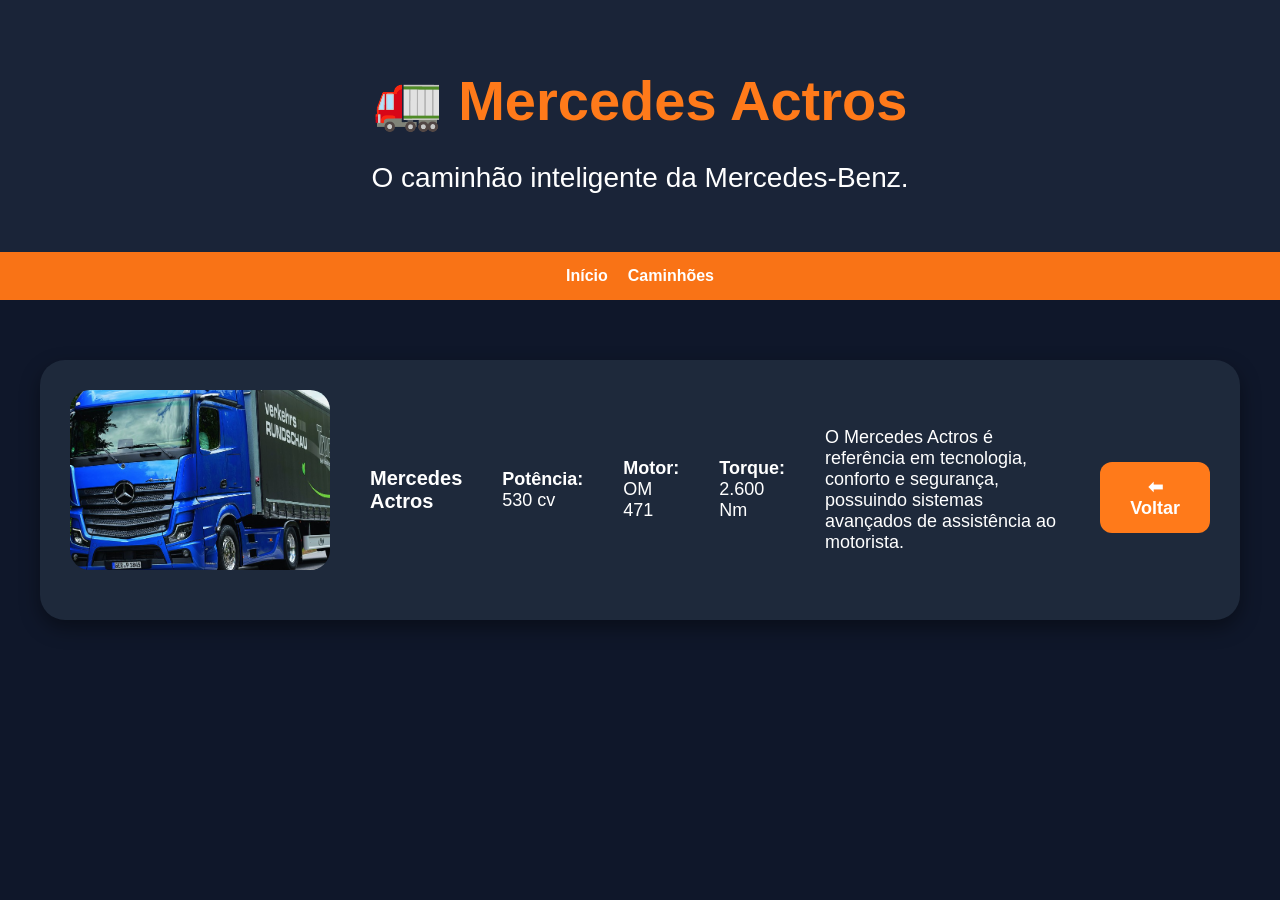
<file: mercedes.html>
<!DOCTYPE html>
<html lang="pt-BR">

<head>
    <meta charset="UTF-8">
    <meta name="viewport" content="width=device-width, initial-scale=1.0">
    <title>Mercedes Actros</title>

    <link rel="stylesheet" href="style.css">
</head>

<body>

<header class="topo">

    <div class="logo">
        <h1>🚛 Mercedes Actros</h1>
        <p>O caminhão inteligente da Mercedes-Benz.</p>
    </div>

</header>

<nav>
    <a href="index.html">Início</a>
    <a href="caminhoes.html">Caminhões</a>
</nav>

<main>

<div class="card">

    <img src="imagens/caminhoes/mercedes actros.jpg"
         class="truck-img">

    <h2>Mercedes Actros</h2>

    <p><strong>Potência:</strong> 530 cv</p>

    <p><strong>Motor:</strong> OM 471</p>

    <p><strong>Torque:</strong> 2.600 Nm</p>

    <p>
        O Mercedes Actros é referência em tecnologia,
        conforto e segurança, possuindo sistemas
        avançados de assistência ao motorista.
    </p>

    <a href="caminhoes.html">
        <button>⬅ Voltar</button>
    </a>

</div>

</main>

</body>
</html>
</file>
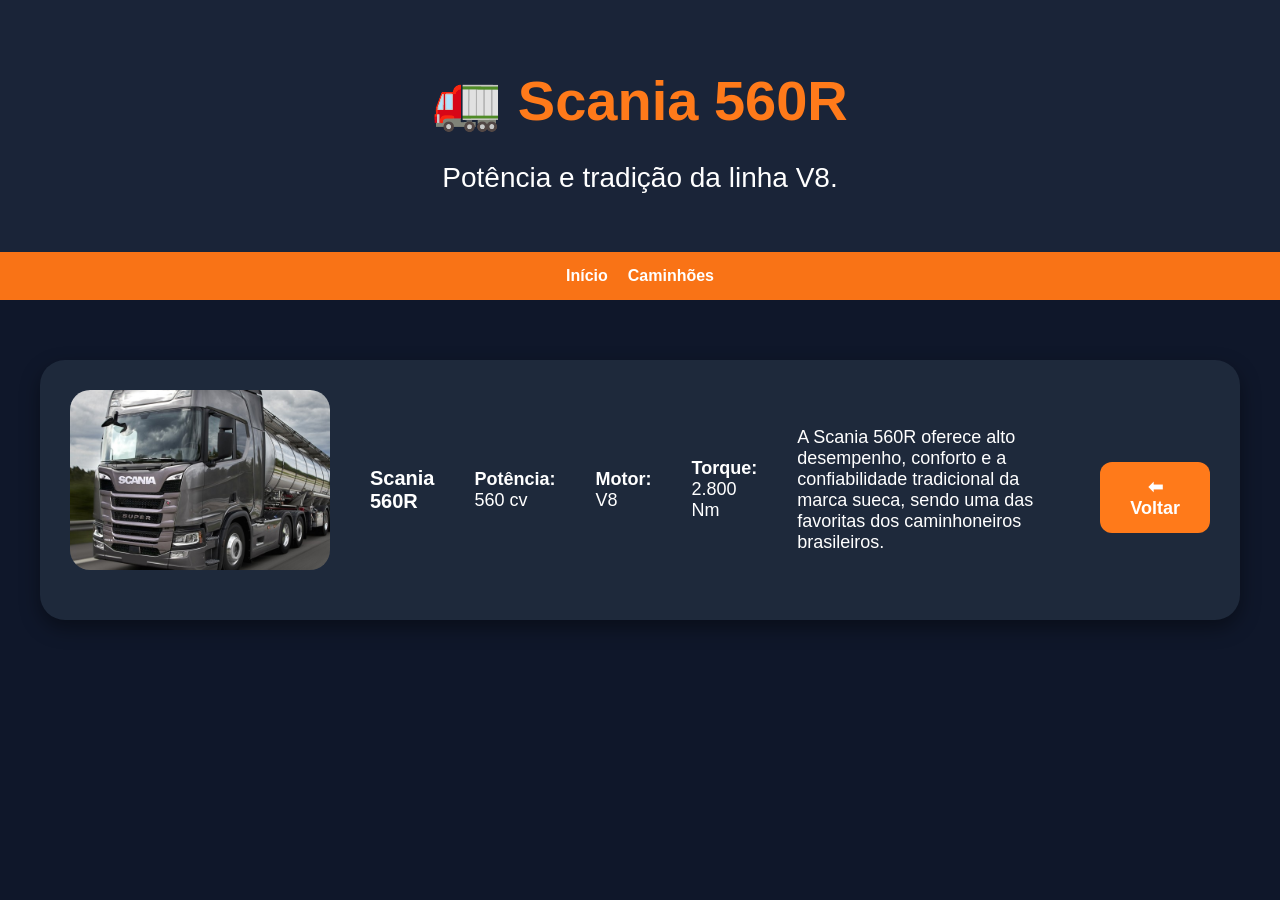
<file: scania560r.html>
<!DOCTYPE html>
<html lang="pt-BR">

<head>
    <meta charset="UTF-8">
    <meta name="viewport" content="width=device-width, initial-scale=1.0">
    <title>Scania 560R</title>

    <link rel="stylesheet" href="style.css">
</head>

<body>

<header class="topo">

    <div class="logo">
        <h1>🚛 Scania 560R</h1>
        <p>Potência e tradição da linha V8.</p>
    </div>

</header>

<nav>
    <a href="index.html">Início</a>
    <a href="caminhoes.html">Caminhões</a>
</nav>

<main>

<div class="card">

    <img src="imagens/caminhoes/scania 560r.jpeg"
         class="truck-img">

    <h2>Scania 560R</h2>

    <p><strong>Potência:</strong> 560 cv</p>

    <p><strong>Motor:</strong> V8</p>

    <p><strong>Torque:</strong> 2.800 Nm</p>

    <p>
        A Scania 560R oferece alto desempenho,
        conforto e a confiabilidade tradicional
        da marca sueca, sendo uma das favoritas
        dos caminhoneiros brasileiros.
    </p>

    <a href="caminhoes.html">
        <button>⬅ Voltar</button>
    </a>

</div>

</main>

</body>
</html>
</file>
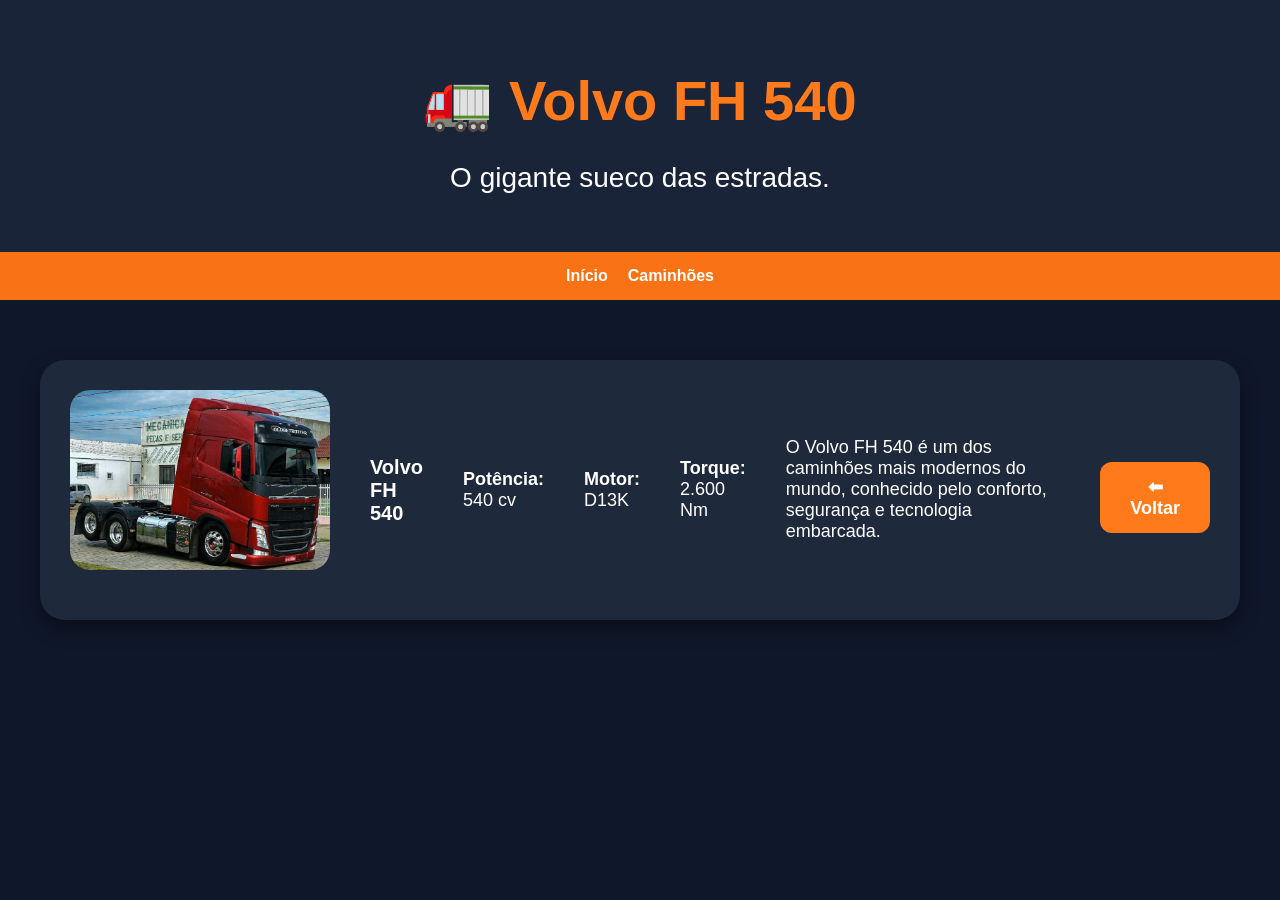
<file: volvo.html>
<!DOCTYPE html>
<html lang="pt-BR">

<head>
    <meta charset="UTF-8">
    <meta name="viewport" content="width=device-width, initial-scale=1.0">
    <title>Volvo FH 540</title>

    <link rel="stylesheet" href="style.css">
</head>

<body>

<header class="topo">

    <div class="logo">
        <h1>🚛 Volvo FH 540</h1>
        <p>O gigante sueco das estradas.</p>
    </div>

</header>

<nav>
    <a href="index.html">Início</a>
    <a href="caminhoes.html">Caminhões</a>
</nav>

<main>

<div class="card">

    <img src="imagens/caminhoes/volvo.jpg"
         class="truck-img">

    <h2>Volvo FH 540</h2>

    <p><strong>Potência:</strong> 540 cv</p>

    <p><strong>Motor:</strong> D13K</p>

    <p><strong>Torque:</strong> 2.600 Nm</p>

    <p>
        O Volvo FH 540 é um dos caminhões mais
        modernos do mundo, conhecido pelo conforto,
        segurança e tecnologia embarcada.
    </p>

    <a href="caminhoes.html">
        <button>⬅ Voltar</button>
    </a>

</div>

</main>

</body>
</html>
</file>
<file: style.css>
body {
    margin: 0;
    font-family: Arial, sans-serif;
    background-color: #0F172A;
    color: white;
}

header {
    background-color: #1E293B;
    text-align: center;
    padding: 30px;
}

h1 {
    color: #F97316;
}

main {
    padding: 20px;
}

.card {
    background-color: #1E293B;
    padding: 20px;
    margin-bottom: 20px;
    border-radius: 15px;
}

button {
    background-color: #F97316;
    color: white;
    border: none;
    padding: 12px 20px;
    border-radius: 10px;
    cursor: pointer;
    font-size: 16px;
}

button:hover {
    opacity: 0.8;
}
.card {
    background: #1E293B;
    border-radius: 25px;
    padding: 20px;
    box-shadow: 0 8px 20px rgba(0,0,0,0.4);
    transition: 0.3s;
}

.card:hover {
    transform: translateY(-10px);
}
button {
    background-color: #F97316;
    color: white;
    border: none;
    padding: 12px 20px;
    border-radius: 10px;
    cursor: pointer;
}

button:hover {
    opacity: 0.8;
}
nav {
    background-color: #F97316;
    display: flex;
    justify-content: center;
    gap: 20px;
    padding: 15px;
}

nav a {
    color: white;
    text-decoration: none;
    font-weight: bold;
}

nav a:hover {
    text-decoration: underline;
}
.hero {
    width: 100%;
    overflow: hidden;
}

.hero img {
    width: 100%;
    height: 500px;
    object-fit: cover;
    display: block;
}
.topo {
    background: #1a2438;
    text-align: center;
   padding: 30px 20px;
}

.topo h1 {
    color: #ff7a1a;
    font-size: 56px;
    margin-bottom: 20px;
}

.topo p {
    color: white;
    font-size: 28px;
}
.hero-button {
    text-align: center;
    margin: 10px 0;
}
.hero-button button {
    background: #ff7a1a;
    color: white;
    border: none;
    padding: 18px 40px;
    border-radius: 15px;
    font-size: 24px;
    font-weight: bold;
    cursor: pointer;
    transition: 0.3s;
}

.hero-button button:hover {
    transform: scale(1.05);
}
.truck-img {
    width: 350px;
    height: 250px;
    object-fit: cover;
    border-radius: 20px;
    display: block;
    margin: 0 auto 20px auto;
}

.truck-img {
    width: 100%;
    height: 220px;
    object-fit: cover;
    border-radius: 20px;
    margin-bottom: 20px;
}

.card h2 {
    color: white;
    font-size: 20px;
    margin-bottom: 15px;
}

.card p {
    color: white;
    font-size: 18px;
    margin: 8px 0;
}

.card button {
    background: #ff7a1a;
    color: white;
    border: none;
    padding: 14px 30px;
    border-radius: 12px;
    font-size: 18px;
    font-weight: bold;
    cursor: pointer;
    margin-top: 15px;
}

.card button:hover {
    background: #ff8c33;
}
.truck-img {
    width: 100%;
    height: 220px;
    object-fit: cover;
    border-radius: 20px;
}
.truck-img {
    width: 100%;
    height: 220px;
    object-fit: cover;
    border-radius: 20px;
}
.galeria {
    display: grid;
    grid-template-columns: repeat(3, 350px);
    justify-content: center;
    gap: 30px;
    padding: 30px;
}
.galeria img {
    width: 350px;
    height: 250px;
    object-fit: cover;
    border-radius: 20px;
    transition: 0.3s;
}

.galeria img:hover {
    transform: scale(1.05);
}.galeria img:hover {

    transform: scale(1.05);

    box-shadow: 0 10px 20px rgba(0,0,0,0.5);
}
.foto {
    text-align: center;
}

.foto h3 {
    color: white;
    margin-top: 10px;
    font-size: 22px;
}
.pagina-mapa {
    display: grid;
    grid-template-columns: 1.5fr 1fr;

    gap: 50px;

    padding: 40px 60px;

    align-items: start;
}
.mapa-esquerda h2 {

    color: white;

    font-size: 40px;

    margin-bottom: 20px;

}

.mapa-esquerda p {

    color: white;

    font-size: 20px;

    margin-bottom: 30px;

}

.mapa-brasil {

    width: 100%;

    border-radius: 25px;

    box-shadow: 0 10px 25px rgba(0,0,0,0.5);

}

.info-rodovia {

    background: #1E293B;

    padding: 25px;

    border-radius: 20px;

    margin-bottom: 25px;

    color: white;

    transition: 0.3s;

}

.info-rodovia:hover {

    transform: translateY(-5px);

}

.info-rodovia h3 {

    color: #ff7a1a;

    margin-bottom: 15px;

}
.mapa-brasil {
    width: 100%;
    max-width: 650px;
    height: auto;
    border-radius: 25px;
    display: block;
    margin: 0 auto;
    box-shadow: 0 10px 25px rgba(0,0,0,0.5);
}
   .icone-br {
    width: 40px;
    height: 40px;
    object-fit: contain;
    margin-right: 10px;
}
.info-rodovia h3 {
    display: flex;
    align-items: center;
    gap: 10px;

    color: #ff7a1a;
    margin-bottom: 15px;
}
.foto-rodovia {
    width: 180px;
    height: 180px;

    object-fit: contain;

    display: block;
    margin: 0 auto 20px auto;

    border-radius: 15px;
}
.mapa-esquerda {
    display: flex;
    flex-direction: column;
    align-items: center;
}
.playlist{
    width:95%;
    margin:auto;
    padding:30px 0;
}

.musica{
    background:#162338;

    display:flex;

    align-items:center;

    gap:25px;

    padding:20px;

    border-radius:20px;

    margin-bottom:20px;

    box-shadow:0 5px 20px rgba(0,0,0,.4);

    transition:.3s;
}

.musica:hover{
    transform:scale(1.01);
}

.numero{
    font-size:35px;

    color:#ff7a1a;

    font-weight:bold;

    width:50px;

    text-align:center;
}

.musica img{

    width:120px;

    height:120px;

    object-fit:cover;

    border-radius:15px;
}

.info{

    width:250px;
}

.info h2{

    color:white;

    margin-bottom:10px;
}

.info h3{

    color:#ff7a1a;
}

.descricao{

    flex:1;

    color:#ddd;

    line-height:1.5;
}

.musica button{

    background:#ff7a1a;

    color:white;

    border:none;

    padding:18px 30px;

    border-radius:12px;

    font-size:18px;

    cursor:pointer;
}

.musica button:hover{

    background:#ff923d;
}
@media (max-width: 768px) {

    .card {
        flex-direction: column;
        text-align: center;
    }

    .truck-img {
        width: 100%;
        height: 220px;
    }

    .info h2 {
        font-size: 28px;
    }

    .info p {
        font-size: 20px;
    }

}
.card {
    display: flex;
    align-items: center;
    gap: 25px;

    background: #1E293B;
    border-radius: 25px;

    padding: 20px;
    margin-bottom: 30px;

    box-shadow: 0 8px 20px rgba(0,0,0,0.4);
}

.truck-img {
    width: 260px;
    height: 180px;

    object-fit: cover;

    border-radius: 20px;
}

.info {
    color: white;
}

.info h2 {
    margin-top: 0;
    font-size: 36px;
}

.info p {
    font-size: 22px;
    margin: 8px 0;
}
.card {
    display: flex;
    align-items: center;
    gap: 40px;

    background: #1E293B;
    border-radius: 25px;

    padding: 30px;
    margin: 40px 20px;
}

.truck-img {
    width: 260px;
    height: 180px;

    object-fit: cover;
    border-radius: 20px;

    flex-shrink: 0;
}

.info {
    display: flex;
    flex-direction: column;
    gap: 10px;
}

.info h2 {
    margin: 0;
    font-size: 28px;
}

.info p {
    margin: 0;
    font-size: 18px;
}
.card-caminhao{
    display:flex;
    align-items:center;
    gap:40px;
    background:#232d42;
    padding:30px;
    border-radius:20px;
    margin:30px auto;
    width:90%;
}

.card-caminhao img{
    width:260px;
    height:180px;
    object-fit:cover;
    border-radius:20px;
}

.info{
    color:white;
}

.info h2{
    margin-bottom:20px;
}

.botao{
    display:inline-block;
    margin-top:20px;
    padding:12px 30px;
    background:#ff6f00;
    color:white;
    text-decoration:none;
    border-radius:12px;
    font-weight:bold;
}
.caminhao-card{
    width: 90%;
    margin: 40px auto;
    background: #252f43;
    border-radius: 25px;
    padding: 30px 40px;

    display: flex;
    align-items: center;
    justify-content: space-between;
    gap: 40px;
}

.caminhao-card{
    width: 90%;
    margin: 40px auto;
    background: #2b3347;
    border-radius: 25px;
    padding: 30px 40px;

    display: flex;
    align-items: center;
    justify-content: space-between;
    gap: 40px;
}

.caminhao-img img{
    width: 250px;
    height: 170px;
    object-fit: cover;
    border-radius: 18px;
    display: block;
}

.caminhao-info{
    flex: 1;
}

.caminhao-info h2{
    color: #fff;
    font-size: 40px;
    margin-bottom: 20px;
}

.caminhao-info p{
    color: #fff;
    font-size: 22px;
    margin: 12px 0;
}

.btn{
    background: #ff7a00;
    color: #fff;
    padding: 18px 45px;
    border-radius: 12px;
    text-decoration: none;
    font-size: 20px;
    font-weight: bold;
    transition: .3s;
}

.btn:hover{
    background: #ff9200;
}
.btn:hover{
    background: #ff9200;
}
.curiosidade{
    width:90%;
    margin:40px auto;
    background:#252f43;
    border-radius:25px;
    padding:30px;
    display:flex;
    align-items:center;
    gap:40px;
    box-shadow:0 10px 25px rgba(0,0,0,.35);
    transition:.4s;
}

.curiosidade:hover{
    transform:translateY(-8px);
    box-shadow:0 15px 35px rgba(0,0,0,.5);
}

.curiosidade img{
    width:280px;
    height:190px;
    object-fit:cover;
    border-radius:20px;
}

.texto{
    flex:1;
}

.texto h2{
    color:#ff7a00;
    font-size:34px;
    margin-bottom:18px;
}

.texto p{
    color:#f1f1f1;
    font-size:22px;
    line-height:1.7;
}
.lenda{
    width:90%;
    margin:40px auto;
    background:#252f43;
    border-radius:25px;
    padding:30px;
    display:flex;
    align-items:center;
    gap:40px;
    box-shadow:0 10px 25px rgba(0,0,0,.35);
    transition:.4s;
}

.lenda:hover{
    transform:translateY(-8px);
    box-shadow:0 15px 35px rgba(0,0,0,.5);
}

.lenda img{
    width:300px;
    height:200px;
    object-fit:cover;
    border-radius:20px;
}

.lenda-texto{
    flex:1;
}

.lenda-texto h2{
    color:#ff7a00;
    font-size:36px;
    margin-bottom:18px;
}

.lenda-texto p{
    color:#f1f1f1;
    font-size:22px;
    line-height:1.8;
}
.lenda{
    width:90%;
    margin:40px auto;
    background:#252f43;
    border-radius:25px;
    padding:30px;
    display:flex;
    align-items:center;
    gap:40px;
    box-shadow:0 10px 25px rgba(0,0,0,.35);
    transition:.4s;
}

.lenda:hover{
    transform:translateY(-8px);
    box-shadow:0 15px 35px rgba(0,0,0,.5);
}

.lenda img{
    width:300px;
    height:200px;
    object-fit:cover;
    border-radius:20px;
}

.lenda-texto{
    flex:1;
}

.lenda-texto h2{
    color:#ff7a00;
    font-size:36px;
    margin-bottom:18px;
}

.lenda-texto p{
    color:#f1f1f1;
    font-size:22px;
    line-height:1.8;
}
.titulo-mapa{
    color:#ff7a00;
    text-align:center;
    font-size:36px;
    margin:20px 0 10px 0;
}

.texto-mapa{
    color:white;
    text-align:center;
    font-size:20px;
    margin:0 0 20px 0;
}
.google-mapa{
    width:90%;
    margin:10px auto 40px auto;
    border-radius:20px;
    overflow:hidden;
    box-shadow:0 10px 25px rgba(0,0,0,.5);
}
.google-mapa iframe{
    display:block;
    width:100%;
    height:450px;
}
.gps-card{
    width:90%;
    margin:30px auto;
    background:#252f43;
    border-radius:20px;
    padding:30px;
    text-align:center;
    color:white;
    box-shadow:0 10px 25px rgba(0,0,0,.4);
}

.gps-card h2{
    color:#ff7a00;
    font-size:32px;
    margin-bottom:15px;
}

.gps-card p{
    font-size:20px;
    line-height:1.6;
}
.secao-mapa{
    display: flex;
    justify-content: center;
    align-items: flex-start;
    gap: 40px;

    max-width: 1400px;
    margin: 50px auto;
    padding: 20px;

    flex-wrap: wrap;
}

.mapa-info{
    flex: 1;
    min-width: 350px;
}

.mapa-info h1{
    color: white;
    margin-bottom: 20px;
}

.mapa-info p{
    color: #ddd;
    margin-bottom: 30px;
    line-height: 1.6;
}

.mapa-info img{
    width: 100%;
    max-width: 600px;

    border-radius: 15px;
    display: block;
}

.mapa-google{
    flex: 1;
    min-width: 400px;
}

.mapa-google iframe{
    width: 100%;
    height: 500px;

    border: none;
    border-radius: 15px;
}
html{
    scroll-behavior: smooth;
}
.info-cards{
    display:flex;
    justify-content:center;
    gap:20px;
    flex-wrap:wrap;
    margin-top:30px;
}

.info-card{
    width:320px;
    background:#24324f;
    padding:25px;
    border-radius:15px;
    text-align:center;
    box-shadow:0 4px 10px rgba(0,0,0,.2);
}

.info-card h2{
    margin-bottom:15px;
}

.info-card p{
    margin-bottom:20px;
    line-height:1.6;
}
.pagina-clima{
    max-width: 900px;
    margin: 50px auto;
    text-align: center;
    color: white;
}

.card-clima{
    background: #24324f;
    padding: 25px;
    border-radius: 15px;
    margin: 30px auto;
    max-width: 500px;
}

.card-clima h2{
    color: #ff7b00;
}
.info-cards{
    display:flex;
    justify-content:center;
    gap:20px;
    flex-wrap:wrap;
    margin-top:30px;
}

.info-card{
    width:320px;
    background:#24324f;
    padding:25px;
    border-radius:15px;
    text-align:center;
}

.info-card h2{
    margin-bottom:15px;
}

.info-card p{
    margin-bottom:20px;
}
.rodovias-grid{
    display: grid;
    grid-template-columns: repeat(auto-fit, minmax(400px, 1fr));
    gap: 25px;
    margin-top: 30px;
}

.info-rodovia{
    background: #24324f;
    border-radius: 15px;
    padding: 25px;
}
.mapa-direita{
    display: grid;
    grid-template-columns: repeat(2, 1fr);
    gap: 25px;
    margin-top: 30px;
}

.info-rodovia{
    background: #24324f;
    border-radius: 15px;
    padding: 20px;
}
/* ===== CORREÇÃO DO RODAPÉ ===== */

.rodape-container,
.footer-container,
.footer-conteudo {
    display: flex;
    justify-content: space-between;
    align-items: center; /* alinha os dois lados */
    gap: 60px;
    flex-wrap: wrap;
}

.rodape-esquerda,
.rodape-direita {
    flex: 1;
    min-width: 300px;
}

.rodape-esquerda {
    text-align: center;
}

.rodape-direita {
    display: flex;
    flex-direction: column;
    justify-content: center;
}

.rodape-direita input {
    width: 100%;
    max-width: 600px;
}

.rodape-direita button {
    width: 100%;
    max-width: 600px;
}

/* Celular */
@media (max-width: 768px) {
    .rodape-container,
    .footer-container,
    .footer-conteudo {
        flex-direction: column;
        text-align: center;
        gap: 30px;
    }

    .rodape-direita {
        align-items: center;
    }
}
</file>
